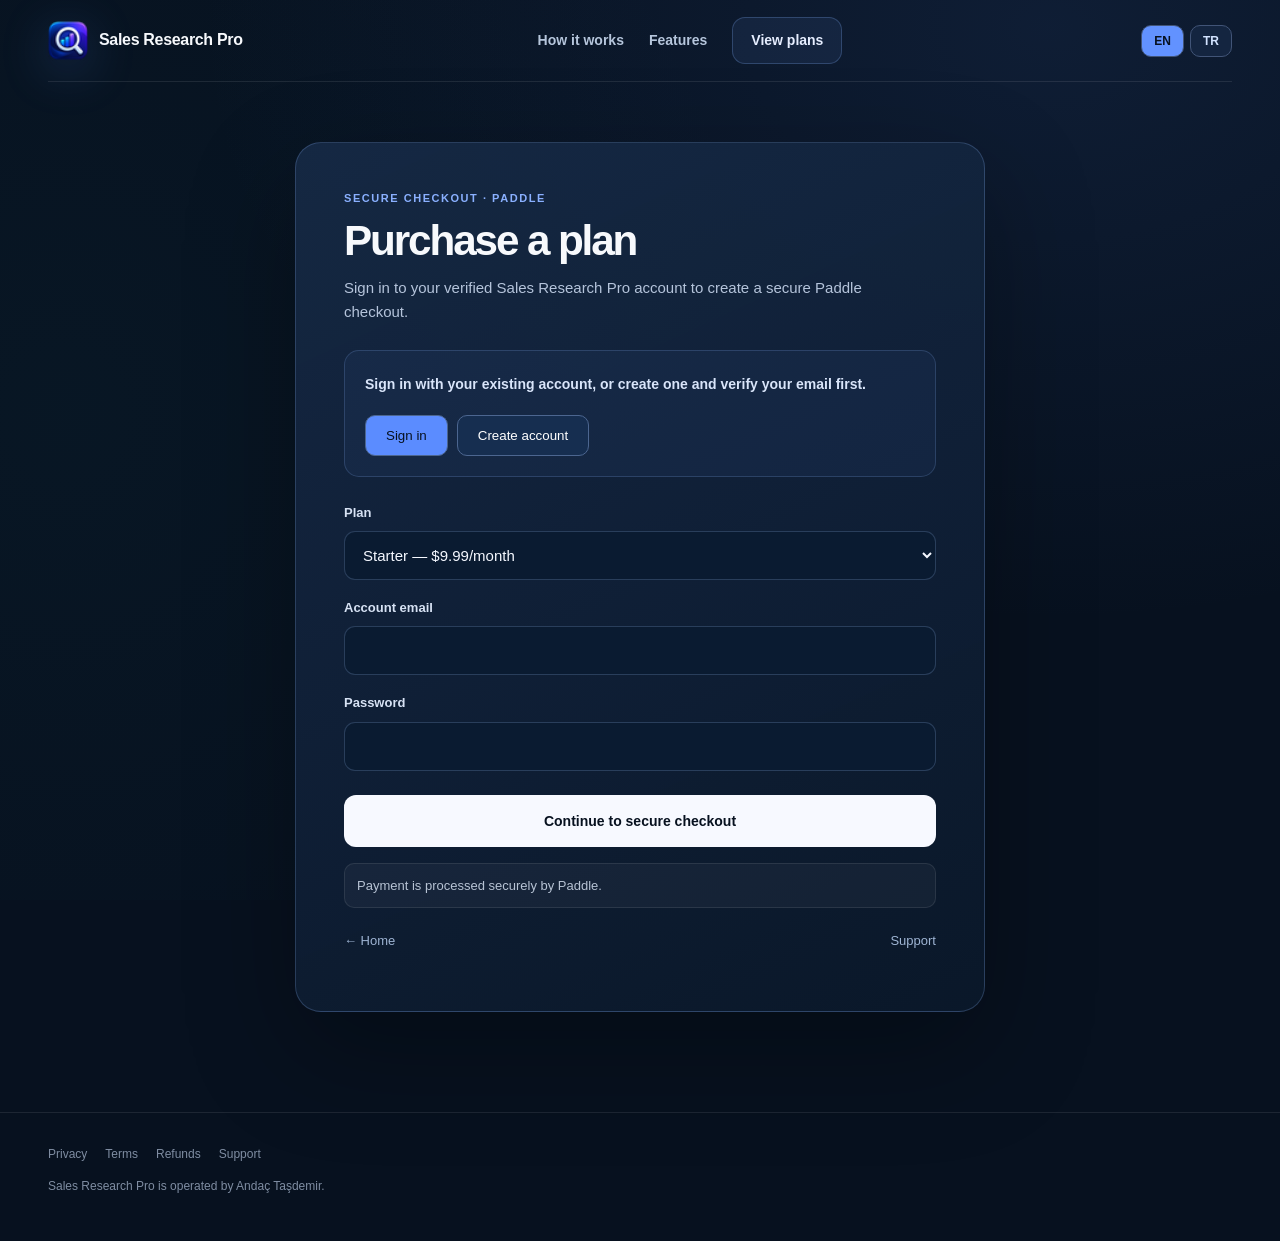
<file: buy/index.html>
<!doctype html><html lang="en"><head><meta charset="utf-8"><meta name="viewport" content="width=device-width,initial-scale=1"><title>Sales Research Pro | Checkout</title><link rel="stylesheet" href="../assets/site.css"><link rel="stylesheet" href="../assets/experience-v2.css"></head><body class="srp-checkout-page"><header class="site-shell"><nav class="site-nav"><a class="brand" href="../"><img class="logo-img" src="../assets/logo.png?v=20261007-final" alt="Sales Research Pro" width="40" height="40"><span>Sales Research Pro</span></a><div class="nav-links"><a href="../how-it-works/">How it works</a><a href="../#features">Features</a><a class="nav-cta" href="../pricing/">View plans</a></div></nav></header><main class="site-shell"><section class="form-card srp-checkout-card"><div class="srp-checkout-kicker">SECURE CHECKOUT · PADDLE</div><h1>Purchase a plan</h1><p class="sub">Sign in to your verified Sales Research Pro account to create a secure Paddle checkout.</p><div class="srp-auth-info"><strong id="auth-explain">Already have an account? Sign in to purchase. New here? Create an account and verify your email first.</strong><div class="srp-checkout-actions"><button type="button" id="mode-login" class="active">Sign in</button><button type="button" id="mode-signup">Create account</button></div></div><form id="checkout-form"><div class="field"><label for="plan">Plan</label><select id="plan" style="width:100%;padding:12px;background:#091727;color:white"><option value="starter">Starter — $9.99/month</option><option value="pro">Pro — $19.99/month</option><option value="business">Business — $39.99/month</option></select></div><div class="field"><label for="email">Account email</label><input id="email" type="email" autocomplete="username" required></div><div class="field"><label for="password">Password</label><input id="password" type="password" autocomplete="current-password" required></div><button class="primary-btn" id="checkout-submit" type="submit">Continue to secure checkout</button></form><div id="checkout-status" class="msg">Payment is processed securely by Paddle.</div><p class="srp-checkout-bottom"><a href="../">← Home</a><a href="mailto:support@salesresearchpro.com">Support</a></p></section></main><footer class="footer"><div class="site-shell"><div class="footer-links"><a href="../privacy/">Privacy</a><a href="../terms/">Terms</a><a href="../refund/">Refunds</a><a href="mailto:support@salesresearchpro.com">Support</a></div><div class="fine">Sales Research Pro is operated by Andaç Taşdemir.</div></div></footer><script src="./checkout.js"></script><script src="../assets/i18n-v3.js" defer></script></body></html>
</file>
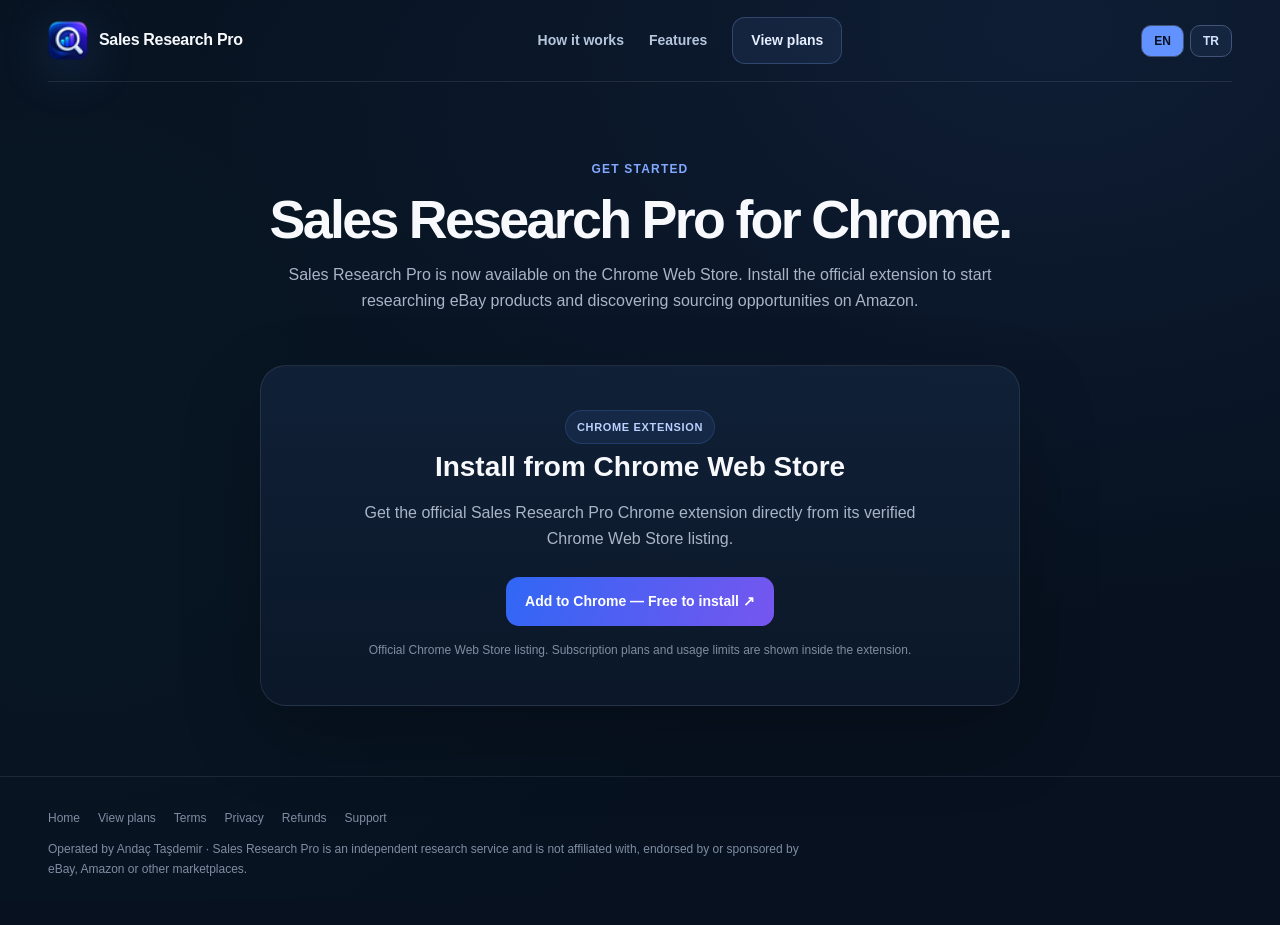
<file: download/index.html>
<!doctype html>
<html lang="en">
<head>
<meta charset="utf-8">
<meta name="viewport" content="width=device-width,initial-scale=1">
<meta name="robots" content="index,follow">
<title>Install Sales Research Pro | Chrome Extension</title>
<meta name="description" content="Install Sales Research Pro directly from its official Chrome Web Store listing.">
<link rel="canonical" href="https://salesresearchpro.com/download/">
<link rel="stylesheet" href="../assets/site.css">
<link rel="icon" type="image/png" href="../assets/logo.png?v=20261007-final"><link rel="shortcut icon" href="../assets/logo.png?v=20261007-final"><link rel="stylesheet" href="../assets/experience-v2.css"></head>
<body>
<header class="site-shell"><nav class="site-nav"><a class="brand" href="../"><img class="logo-img" src="../assets/logo.png?v=20261007-final" alt="Sales Research Pro logo" width="40" height="40" style="width:40px;height:40px;max-width:40px;max-height:40px;object-fit:contain;display:block;flex:0 0 40px"><span>Sales Research Pro</span></a><div class="nav-links"><a href="../#how-it-works">How it works</a><a href="../#features">Features</a><a href="../pricing/">View plans</a></div></nav></header>
<main class="site-shell">
<section class="page-hero"><div class="kicker">Get started</div><h1>Sales Research Pro for Chrome.</h1><p>Sales Research Pro is now available on the Chrome Web Store. Install the official extension to start researching eBay products and discovering sourcing opportunities on Amazon.</p></section>
<section class="download-card">
<span class="pill">Chrome extension</span>
<h2>Install from Chrome Web Store</h2>
<p>Get the official Sales Research Pro Chrome extension directly from its verified Chrome Web Store listing.</p>
<a href="https://chromewebstore.google.com/detail/sales-research-pro/ppbnjhknpgoonehfhilehiefjlchpill" target="_blank" rel="noopener noreferrer" style="display:inline-flex;align-items:center;justify-content:center;padding:13px 19px;border-radius:13px;background:linear-gradient(110deg,#3067f5,#7656ef);color:#fff;font-weight:850;font-size:14px;text-decoration:none">Add to Chrome — Free to install ↗</a>
<div class="notice">Official Chrome Web Store listing. Subscription plans and usage limits are shown inside the extension.</div>
</section>
</main>
<footer class="footer"><div class="site-shell"><div class="footer-links"><a href="../">Home</a><a href="../pricing/">View plans</a><a href="../terms/">Terms</a><a href="../privacy/">Privacy</a><a href="../refund/">Refunds</a><a href="mailto:support@salesresearchpro.com">Support</a></div><div class="fine">Operated by Andaç Taşdemir · Sales Research Pro is an independent research service and is not affiliated with, endorsed by or sponsored by eBay, Amazon or other marketplaces.</div></div></footer>
<script src="../assets/i18n-v3.js" defer></script></body></html>
</file>
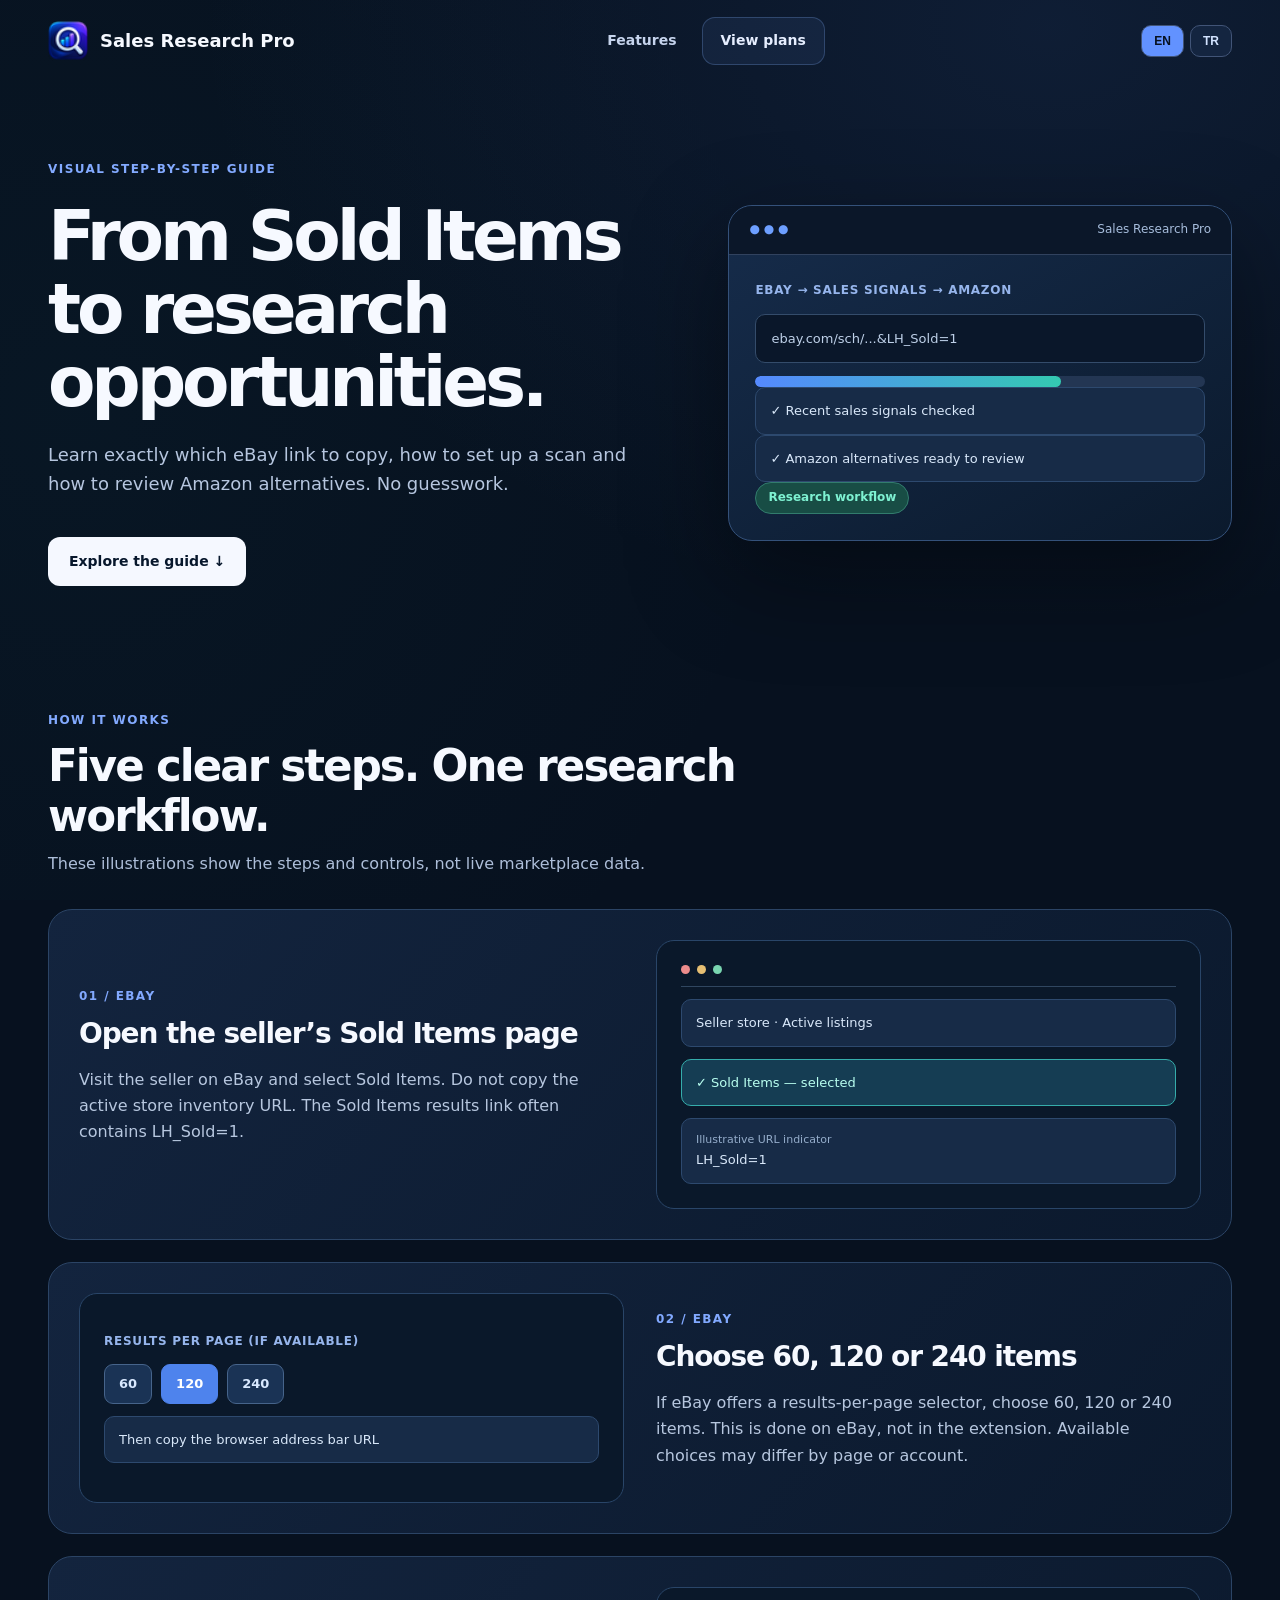
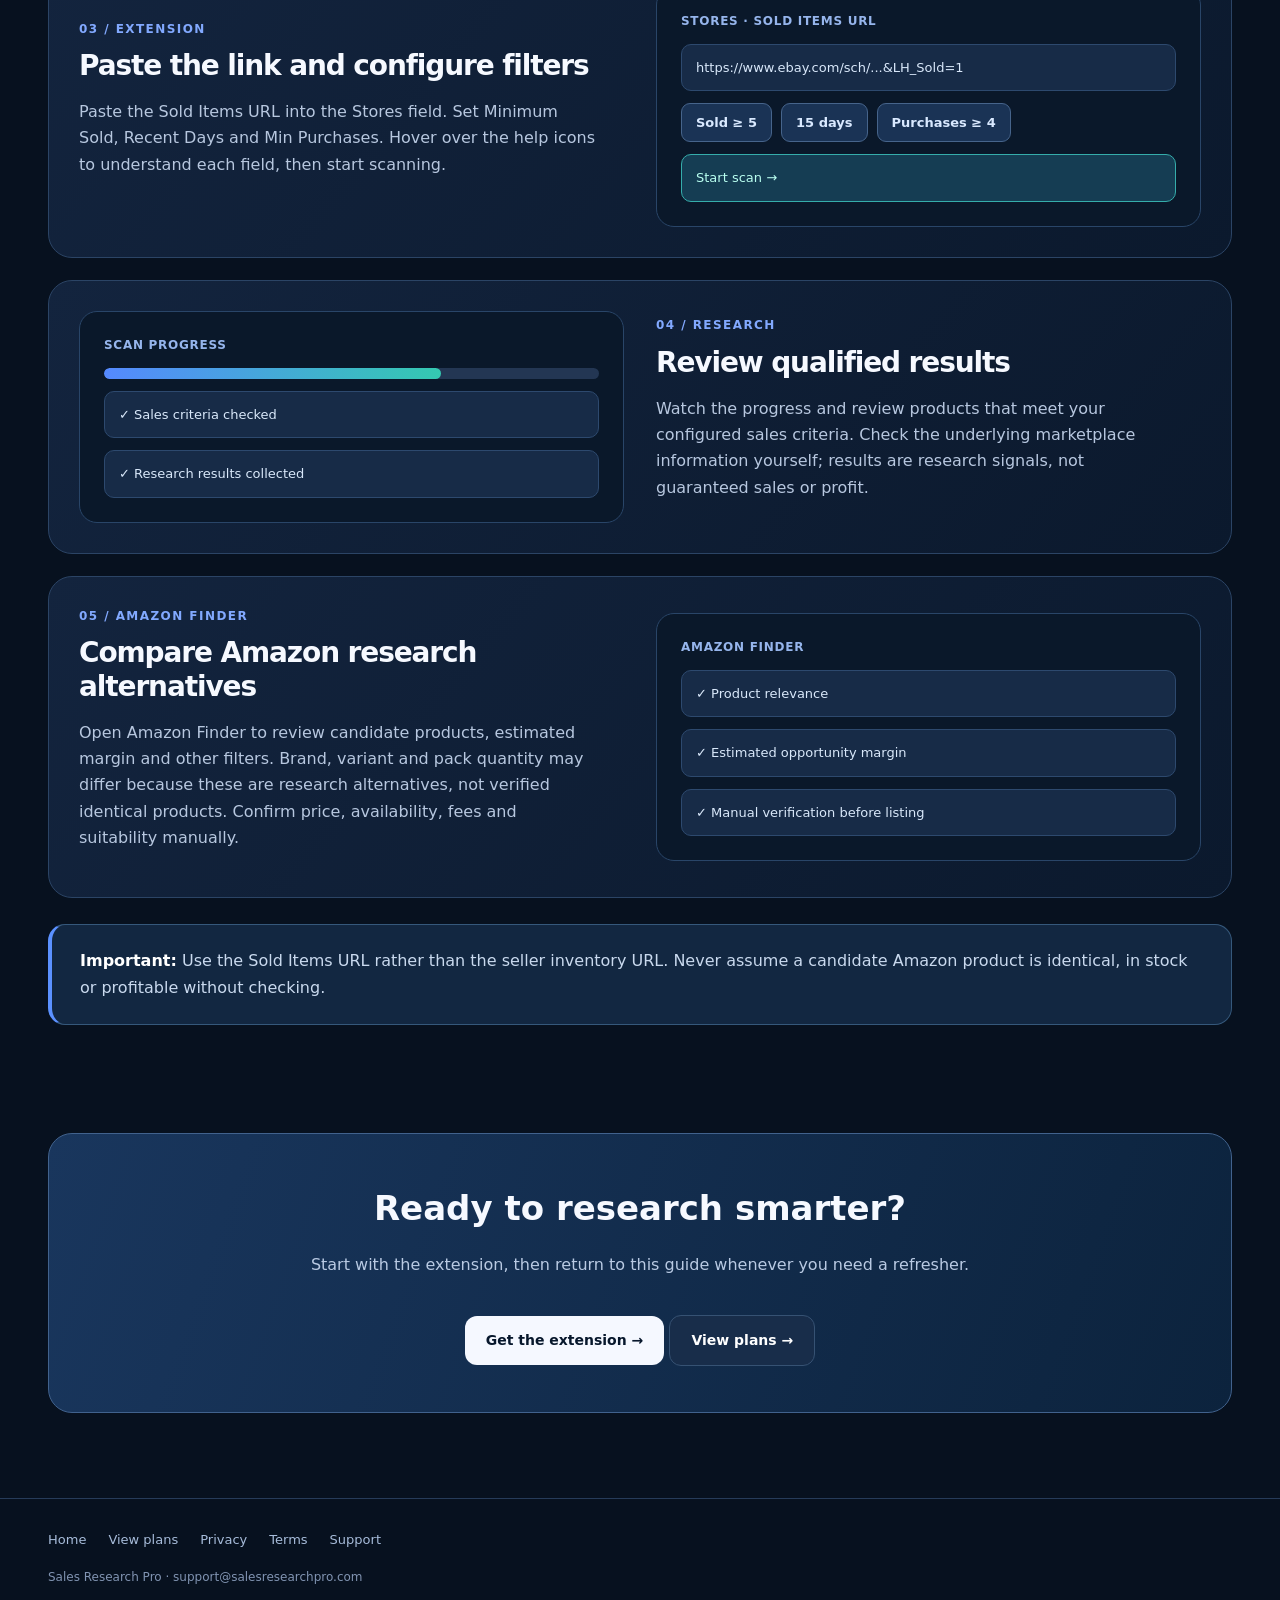
<file: how-it-works/index.html>
<!doctype html><html lang="en"><head><meta charset="utf-8"><meta name="viewport" content="width=device-width,initial-scale=1"><meta name="theme-color" content="#07111f"><title>How to Use — Sales Research Pro</title><meta name="description" content="Visual step-by-step guide to eBay Sold Items research and Amazon opportunity review with Sales Research Pro."><link rel="icon" href="../assets/logo.png"><link rel="stylesheet" href="../assets/experience-v2.css"><style>
*{box-sizing:border-box}html{scroll-behavior:smooth}body{margin:0;background:#07111f;color:#f6f9ff;font:16px/1.65 Inter,system-ui,-apple-system,Segoe UI,sans-serif}a{color:inherit;text-decoration:none}.site-shell{max-width:1240px;margin:auto;padding:0 28px}.site-nav{display:flex;justify-content:space-between;align-items:center;min-height:82px;gap:24px}.brand{display:flex;align-items:center;gap:12px;font-weight:850;font-size:18px}.logo-img{width:40px;height:40px;object-fit:contain}.nav-links{display:flex;align-items:center;gap:24px}.nav-links a{font-size:14px;color:#c6d4ed}.nav-links .nav-cta{border:1px solid #334d72;padding:10px 16px;border-radius:12px}.hero-guide{padding:78px 0 65px;display:grid;grid-template-columns:1.1fr .9fr;align-items:center;gap:65px}.eyebrow{font-size:12px;color:#83aaff;letter-spacing:.12em;font-weight:900}.hero-guide h1{font-size:clamp(42px,5.4vw,72px);line-height:1.06;letter-spacing:-.06em;margin:20px 0}.hero-guide p{color:#b6c6df;font-size:18px;max-width:600px}.button{display:inline-flex;align-items:center;justify-content:center;padding:13px 21px;border-radius:12px;background:#f5f8ff;color:#07172c;font-size:14px;font-weight:850;margin-top:20px}.button.secondary{background:#182d4a;color:#fff;border:1px solid #365273}.demo{background:linear-gradient(150deg,#162c4b,#0b1a2d);border:1px solid #34517a;border-radius:24px;overflow:hidden;box-shadow:0 35px 100px #0006}.demo-head{padding:14px 20px;background:#0b1729;border-bottom:1px solid #31425e;font-size:12px;color:#a7bddc;display:flex;justify-content:space-between}.demo-head span:first-child{color:#6d9fff}.demo-content{padding:26px}.demo-label{font-size:12px;color:#96b5ec;font-weight:800;letter-spacing:.06em}.demo-line{padding:13px 15px;background:#0a172a;border:1px solid #344c6b;border-radius:10px;margin:13px 0;font-size:13px;color:#bed0e8;overflow-wrap:anywhere}.demo-pill{display:inline-flex;background:#184d45;color:#7ef2d2;border:1px solid #327c6d;border-radius:999px;padding:5px 12px;font-size:12px;font-weight:850}.section{padding:60px 0}.section-head{max-width:800px;margin-bottom:32px}.section-head h2{font-size:clamp(30px,3.4vw,44px);letter-spacing:-.045em;line-height:1.15;margin:10px 0}.section-head p{color:#adbed9;margin:0}.steps{display:grid;gap:22px}.step{display:grid;grid-template-columns:1fr 1fr;gap:32px;align-items:center;padding:30px;background:linear-gradient(130deg,#13243e,#0b192d);border:1px solid #2b4465;border-radius:24px}.step:nth-child(even) .step-visual{order:-1}.step-num{font-size:12px;font-weight:900;color:#82a9ff;letter-spacing:.12em}.step h3{font-size:28px;letter-spacing:-.04em;line-height:1.2;margin:10px 0}.step p{color:#b7c7df;max-width:520px}.step-visual{background:#0a182a;border:1px solid #294568;border-radius:18px;padding:24px;min-height:210px;display:flex;flex-direction:column;justify-content:center;gap:12px}.browser{display:flex;gap:7px;border-bottom:1px solid #304660;padding-bottom:12px}.browser i{width:9px;height:9px;background:#607d9e;border-radius:50%}.browser i:first-child{background:#ed8c8c}.browser i:nth-child(2){background:#e6bf73}.browser i:nth-child(3){background:#79d5b0}.mock-row{background:#172b47;border:1px solid #2d496e;border-radius:10px;padding:12px 14px;font-size:13px;color:#d9e8fa}.mock-row.active{background:#153d53;border-color:#35adab;color:#b9fff0}.mock-row .small{display:block;font-size:11px;color:#95adcb}.mock-buttons{display:flex;gap:9px;flex-wrap:wrap}.mock-chip{border:1px solid #46648b;background:#1a3355;color:#d9e9ff;border-radius:9px;padding:8px 14px;font-weight:800;font-size:13px}.mock-chip.active{background:#4e83ed;border-color:#4e83ed;color:#fff}.mock-progress{height:11px;background:#233653;border-radius:30px;overflow:hidden}.mock-progress:before{content:"";display:block;width:68%;height:100%;background:linear-gradient(90deg,#5589ff,#34c9b1);border-radius:30px}.notice{padding:23px 28px;background:#122741;border:1px solid #35587b;border-left:4px solid #5b91ff;border-radius:17px;color:#c9d9ee;margin-top:26px}.notice strong{color:#fff}.cta{padding:46px;background:linear-gradient(110deg,#19365d,#0c233d);border:1px solid #41628d;border-radius:24px;text-align:center;margin:48px 0 85px}.cta h2{font-size:34px;margin:0}.cta p{color:#b9cae3}.footer{border-top:1px solid #263b59;padding:30px 0 45px}.footer-links{display:flex;gap:22px;flex-wrap:wrap;font-size:13px;color:#a7bcda}.fine{font-size:12px;color:#8194b2;margin-top:18px}@media(max-width:850px){.hero-guide,.step{grid-template-columns:1fr}.step:nth-child(even) .step-visual{order:initial}.hero-guide{padding:45px 0;gap:30px}.nav-links{gap:10px;flex-wrap:wrap}.nav-links a:not(.nav-cta){display:none}.step{padding:20px}.step-visual{min-height:180px}.section{padding:36px 0}.cta{padding:28px}.site-shell{padding:0 18px}}</style></head><body>
<header class="site-shell"><nav class="site-nav"><a class="brand" href="../"><img class="logo-img" src="../assets/logo.png" alt=""><span>Sales Research Pro</span></a><div class="nav-links"><a href="../#features" data-srp-en="Features" data-srp-tr="Özellikler">Features</a><a href="../pricing/" class="nav-cta" data-srp-en="View plans" data-srp-tr="Paketleri gör">View plans</a></div></nav></header>
<main class="site-shell"><section class="hero-guide"><div><div class="eyebrow" data-srp-en="VISUAL STEP-BY-STEP GUIDE" data-srp-tr="GÖRSELLİ ADIM ADIM REHBER">VISUAL STEP-BY-STEP GUIDE</div><h1 data-srp-en="From Sold Items to research opportunities." data-srp-tr="Satılan ürünlerden araştırma fırsatlarına.">From Sold Items to research opportunities.</h1><p data-srp-en="Learn exactly which eBay link to copy, how to set up a scan and how to review Amazon alternatives. No guesswork." data-srp-tr="Hangi eBay bağlantısını kopyalayacağınızı, taramayı nasıl başlatacağınızı ve Amazon alternatiflerini nasıl değerlendireceğinizi adım adım öğrenin.">Learn exactly which eBay link to copy, how to set up a scan and how to review Amazon alternatives. No guesswork.</p><a href="#steps" class="button" data-srp-en="Explore the guide ↓" data-srp-tr="Rehberi incele ↓">Explore the guide ↓</a></div><div class="demo" aria-label="Illustrative research workflow"><div class="demo-head"><span>● ● ●</span><span>Sales Research Pro</span></div><div class="demo-content"><div class="demo-label">EBAY → SALES SIGNALS → AMAZON</div><div class="demo-line">ebay.com/sch/...&amp;LH_Sold=1</div><div class="mock-progress"></div><div class="mock-row">✓ <span data-srp-en="Recent sales signals checked" data-srp-tr="Yakın dönem satışları kontrol edildi">Recent sales signals checked</span></div><div class="mock-row">✓ <span data-srp-en="Amazon alternatives ready to review" data-srp-tr="Amazon alternatifleri incelemeye hazır">Amazon alternatives ready to review</span></div><span class="demo-pill" data-srp-en="Research workflow" data-srp-tr="Araştırma süreci">Research workflow</span></div></div></section>
<section class="section" id="steps"><div class="section-head"><div class="eyebrow" data-srp-en="HOW IT WORKS" data-srp-tr="NASIL ÇALIŞIR?">HOW IT WORKS</div><h2 data-srp-en="Five clear steps. One research workflow." data-srp-tr="Beş net adım. Tek bir araştırma akışı.">Five clear steps. One research workflow.</h2><p data-srp-en="These illustrations show the steps and controls, not live marketplace data." data-srp-tr="Bu görseller canlı pazar yeri verilerini değil, kullanım adımlarını ve kontrolleri gösterir.">These illustrations show the steps and controls, not live marketplace data.</p></div>
<div class="steps">
<article class="step"><div><div class="step-num">01 / EBAY</div><h3 data-srp-en="Open the seller’s Sold Items page" data-srp-tr="Satıcının Satılanlar sayfasını açın">Open the seller’s Sold Items page</h3><p data-srp-en="Visit the seller on eBay and select Sold Items. Do not copy the active store inventory URL. The Sold Items results link often contains LH_Sold=1." data-srp-tr="eBay'de satıcının mağazasını açın ve Satılanlar (Sold Items) filtresini seçin. Aktif mağaza envanteri bağlantısını kopyalamayın. Satılanlar bağlantısında genellikle LH_Sold=1 bulunur.">Visit the seller on eBay and select Sold Items. Do not copy the active store inventory URL. The Sold Items results link often contains LH_Sold=1.</p></div><div class="step-visual"><div class="browser"><i></i><i></i><i></i></div><div class="mock-row" data-srp-en="Seller store · Active listings" data-srp-tr="Satıcı mağazası · Aktif ilanlar">Seller store · Active listings</div><div class="mock-row active">✓ <span data-srp-en="Sold Items — selected" data-srp-tr="Satılanlar — seçili">Sold Items — selected</span></div><div class="mock-row"><span class="small" data-srp-en="Illustrative URL indicator" data-srp-tr="Örnek bağlantı göstergesi">Illustrative URL indicator</span>LH_Sold=1</div></div></article>
<article class="step"><div><div class="step-num">02 / EBAY</div><h3 data-srp-en="Choose 60, 120 or 240 items" data-srp-tr="60, 120 veya 240 ürün seçin">Choose 60, 120 or 240 items</h3><p data-srp-en="If eBay offers a results-per-page selector, choose 60, 120 or 240 items. This is done on eBay, not in the extension. Available choices may differ by page or account." data-srp-tr="eBay sayfasında sayfa başına sonuç seçeneği varsa 60, 120 veya 240 ürün seçin. Bu işlem eklentide değil eBay'de yapılır. Seçenekler sayfaya veya hesaba göre değişebilir.">If eBay offers a results-per-page selector, choose 60, 120 or 240 items. This is done on eBay, not in the extension. Available choices may differ by page or account.</p></div><div class="step-visual"><div class="demo-label" data-srp-en="RESULTS PER PAGE (IF AVAILABLE)" data-srp-tr="SAYFA BAŞINA SONUÇ (VARSA)">RESULTS PER PAGE (IF AVAILABLE)</div><div class="mock-buttons"><span class="mock-chip">60</span><span class="mock-chip active">120</span><span class="mock-chip">240</span></div><div class="mock-row" data-srp-en="Then copy the browser address bar URL" data-srp-tr="Ardından tarayıcının adres çubuğundaki bağlantıyı kopyalayın">Then copy the browser address bar URL</div></div></article>
<article class="step"><div><div class="step-num">03 / EXTENSION</div><h3 data-srp-en="Paste the link and configure filters" data-srp-tr="Bağlantıyı yapıştırın ve filtreleri ayarlayın">Paste the link and configure filters</h3><p data-srp-en="Paste the Sold Items URL into the Stores field. Set Minimum Sold, Recent Days and Min Purchases. Hover over the help icons to understand each field, then start scanning." data-srp-tr="Satılanlar bağlantısını Mağazalar alanına yapıştırın. Minimum Satış, Son Günler ve Minimum Satın Alma filtrelerini ayarlayın. Her alanın açıklaması için yardım simgesinin üzerine gelin ve taramayı başlatın.">Paste the Sold Items URL into the Stores field. Set Minimum Sold, Recent Days and Min Purchases. Hover over the help icons to understand each field, then start scanning.</p></div><div class="step-visual"><div class="demo-label" data-srp-en="STORES · SOLD ITEMS URL" data-srp-tr="MAĞAZALAR · SATILANLAR BAĞLANTISI">STORES · SOLD ITEMS URL</div><div class="mock-row">https://www.ebay.com/sch/...&amp;LH_Sold=1</div><div class="mock-buttons"><span class="mock-chip">Sold ≥ 5</span><span class="mock-chip">15 days</span><span class="mock-chip">Purchases ≥ 4</span></div><div class="mock-row active" data-srp-en="Start scan →" data-srp-tr="Taramayı başlat →">Start scan →</div></div></article>
<article class="step"><div><div class="step-num">04 / RESEARCH</div><h3 data-srp-en="Review qualified results" data-srp-tr="Uygun bulunan sonuçları inceleyin">Review qualified results</h3><p data-srp-en="Watch the progress and review products that meet your configured sales criteria. Check the underlying marketplace information yourself; results are research signals, not guaranteed sales or profit." data-srp-tr="İlerlemeyi takip edin ve belirlediğiniz satış kriterlerini karşılayan ürünleri inceleyin. Pazar yeri bilgilerini kendiniz doğrulayın; sonuçlar garantili satış veya kâr değil, araştırma sinyalidir.">Watch the progress and review products that meet your configured sales criteria. Check the underlying marketplace information yourself; results are research signals, not guaranteed sales or profit.</p></div><div class="step-visual"><div class="demo-label" data-srp-en="SCAN PROGRESS" data-srp-tr="TARAMA İLERLEMESİ">SCAN PROGRESS</div><div class="mock-progress"></div><div class="mock-row">✓ <span data-srp-en="Sales criteria checked" data-srp-tr="Satış kriterleri kontrol edildi">Sales criteria checked</span></div><div class="mock-row">✓ <span data-srp-en="Research results collected" data-srp-tr="Araştırma sonuçları toplandı">Research results collected</span></div></div></article>
<article class="step"><div><div class="step-num">05 / AMAZON FINDER</div><h3 data-srp-en="Compare Amazon research alternatives" data-srp-tr="Amazon araştırma alternatiflerini karşılaştırın">Compare Amazon research alternatives</h3><p data-srp-en="Open Amazon Finder to review candidate products, estimated margin and other filters. Brand, variant and pack quantity may differ because these are research alternatives, not verified identical products. Confirm price, availability, fees and suitability manually." data-srp-tr="Amazon Finder ile aday ürünleri, tahmini kâr oranını ve diğer filtreleri inceleyin. Bunlar birebir doğrulanmış ürünler değil araştırma alternatifleri olduğundan marka, varyant veya paket adedi farklı olabilir. Fiyatı, stok durumunu, ücretleri ve uygunluğu manuel doğrulayın.">Open Amazon Finder to review candidate products, estimated margin and other filters. Brand, variant and pack quantity may differ because these are research alternatives, not verified identical products. Confirm price, availability, fees and suitability manually.</p></div><div class="step-visual"><div class="demo-label">AMAZON FINDER</div><div class="mock-row">✓ <span data-srp-en="Product relevance" data-srp-tr="Ürün ilgisi">Product relevance</span></div><div class="mock-row">✓ <span data-srp-en="Estimated opportunity margin" data-srp-tr="Tahmini fırsat kâr oranı">Estimated opportunity margin</span></div><div class="mock-row">✓ <span data-srp-en="Manual verification before listing" data-srp-tr="Listelemeden önce manuel doğrulama">Manual verification before listing</span></div></div></article>
</div><div class="notice"><strong data-srp-en="Important:" data-srp-tr="Önemli:">Important:</strong> <span data-srp-en="Use the Sold Items URL rather than the seller inventory URL. Never assume a candidate Amazon product is identical, in stock or profitable without checking." data-srp-tr="Satıcının envanter bağlantısını değil Satılanlar bağlantısını kullanın. Amazon adayının birebir aynı ürün olduğunu, stokta bulunduğunu veya kârlı olduğunu kontrol etmeden varsaymayın.">Use the Sold Items URL rather than the seller inventory URL. Never assume a candidate Amazon product is identical, in stock or profitable without checking.</span></div></section>
<section class="cta"><h2 data-srp-en="Ready to research smarter?" data-srp-tr="Daha verimli araştırmaya hazır mısınız?">Ready to research smarter?</h2><p data-srp-en="Start with the extension, then return to this guide whenever you need a refresher." data-srp-tr="Eklentiyle başlayın; ihtiyaç duyduğunuzda bu rehbere tekrar dönebilirsiniz.">Start with the extension, then return to this guide whenever you need a refresher.</p><a class="button" href="../download/" data-srp-en="Get the extension →" data-srp-tr="Eklentiyi edin →">Get the extension →</a> <a class="button secondary" href="../pricing/" data-srp-en="View plans →" data-srp-tr="Paketleri gör →">View plans →</a></section></main>
<footer class="footer"><div class="site-shell"><div class="footer-links"><a href="../" data-srp-en="Home" data-srp-tr="Ana sayfa">Home</a><a href="../pricing/" data-srp-en="View plans" data-srp-tr="Paketleri gör">View plans</a><a href="../privacy/" data-srp-en="Privacy" data-srp-tr="Gizlilik">Privacy</a><a href="../terms/" data-srp-en="Terms" data-srp-tr="Koşullar">Terms</a><a href="mailto:support@salesresearchpro.com" data-srp-en="Support" data-srp-tr="Destek">Support</a></div><div class="fine">Sales Research Pro · support@salesresearchpro.com</div></div></footer><script src="../assets/i18n-v3.js" defer></script></body></html>
</file>
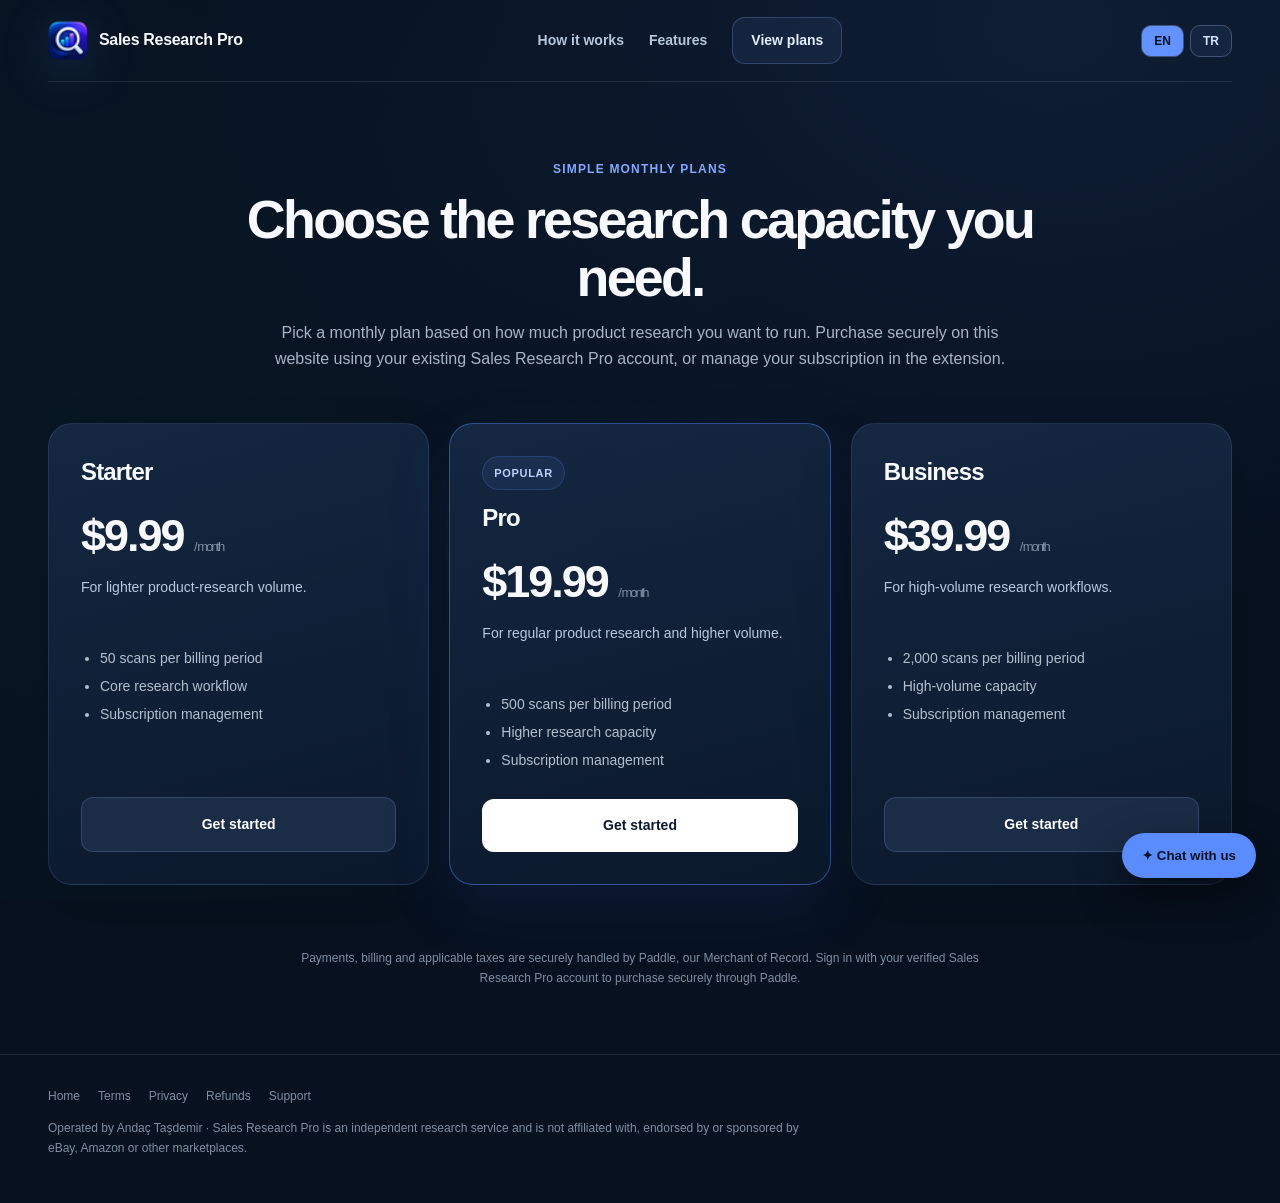
<file: pricing/index.html>
<!doctype html><html lang="en"><head><meta charset="utf-8"><meta name="viewport" content="width=device-width,initial-scale=1"><title>Pricing | Sales Research Pro</title><meta name="description" content="Choose the Sales Research Pro plan that fits your product research volume."><link rel="stylesheet" href="../assets/site.css"><link rel="icon" type="image/png" href="../assets/logo.png?v=20261007-final"><link rel="shortcut icon" href="../assets/logo.png?v=20261007-final"><link rel="stylesheet" href="../assets/experience-v2.css"></head><body><header class="site-shell"><nav class="site-nav"><a class="brand" href="../"><img class="logo-img" src="../assets/logo.png?v=20261007-final" alt="Sales Research Pro logo" width="40" height="40" style="width:40px;height:40px;max-width:40px;max-height:40px;object-fit:contain;display:block;flex:0 0 40px"><span>Sales Research Pro</span></a><div class="nav-links"><a href="../#how-it-works">How it works</a><a href="../#features">Features</a><a href="../pricing/">View plans</a></div></nav></header><main class="site-shell"><section class="page-hero"><div class="kicker">Simple monthly plans</div><h1>Choose the research capacity you need.</h1><p>Pick a monthly plan based on how much product research you want to run. Purchase securely on this website using your existing Sales Research Pro account, or manage your subscription in the extension.</p></section><section style="display:grid;grid-template-columns:repeat(3,1fr);gap:16px;padding-bottom:30px" class="plans"><article class="content-card" style="margin:0;padding:30px"><h2>Starter</h2><div style="font-size:42px;font-weight:900;letter-spacing:-.045em;margin:11px 0 2px">$9.99 <span style="font-size:13px;color:var(--muted2);font-weight:500">/ month</span></div><p>For lighter product-research volume.</p><ul><li>50 scans per billing period</li><li>Core research workflow</li><li>Subscription management</li></ul><a href="../buy/?plan=starter" style="display:block;text-align:center;margin-top:23px;padding:12px 15px;border-radius:12px;background:rgba(255,255,255,.06);border:1px solid var(--line);font-weight:850;font-size:13px">Get started</a></article><article class="content-card" style="margin:0;padding:30px;border-color:rgba(91,140,255,.45);box-shadow:0 24px 65px rgba(40,80,180,.14)"><div class="pill" style="margin-bottom:12px">Popular</div><h2>Pro</h2><div style="font-size:42px;font-weight:900;letter-spacing:-.045em;margin:11px 0 2px">$19.99 <span style="font-size:13px;color:var(--muted2);font-weight:500">/ month</span></div><p>For regular product research and higher volume.</p><ul><li>500 scans per billing period</li><li>Higher research capacity</li><li>Subscription management</li></ul><a href="../buy/?plan=pro" style="display:block;text-align:center;margin-top:23px;padding:12px 15px;border-radius:12px;background:#fff;color:#07111f;font-weight:850;font-size:13px">Get started</a></article><article class="content-card" style="margin:0;padding:30px"><h2>Business</h2><div style="font-size:42px;font-weight:900;letter-spacing:-.045em;margin:11px 0 2px">$39.99 <span style="font-size:13px;color:var(--muted2);font-weight:500">/ month</span></div><p>For high-volume research workflows.</p><ul><li>2,000 scans per billing period</li><li>High-volume capacity</li><li>Subscription management</li></ul><a href="../buy/?plan=business" style="display:block;text-align:center;margin-top:23px;padding:12px 15px;border-radius:12px;background:rgba(255,255,255,.06);border:1px solid var(--line);font-weight:850;font-size:13px">Get started</a></article></section><p style="text-align:center;color:var(--muted2);font-size:12px;margin:0 auto 65px;max-width:720px">Payments, billing and applicable taxes are securely handled by Paddle, our Merchant of Record. Sign in with your verified Sales Research Pro account to purchase securely through Paddle.</p></main><footer class="footer"><div class="site-shell"><div class="footer-links"><a href="../">Home</a><a href="../terms/">Terms</a><a href="../privacy/">Privacy</a><a href="../refund/">Refunds</a><a href="mailto:support@salesresearchpro.com">Support</a></div><div class="fine">Operated by Andaç Taşdemir · Sales Research Pro is an independent research service and is not affiliated with, endorsed by or sponsored by eBay, Amazon or other marketplaces.</div></div></footer><style>@media(max-width:760px){.plans{grid-template-columns:1fr!important}}</style><script src="../assets/support-chat.js" defer></script><script src="../assets/i18n-v3.js" defer></script></body></html>
</file>
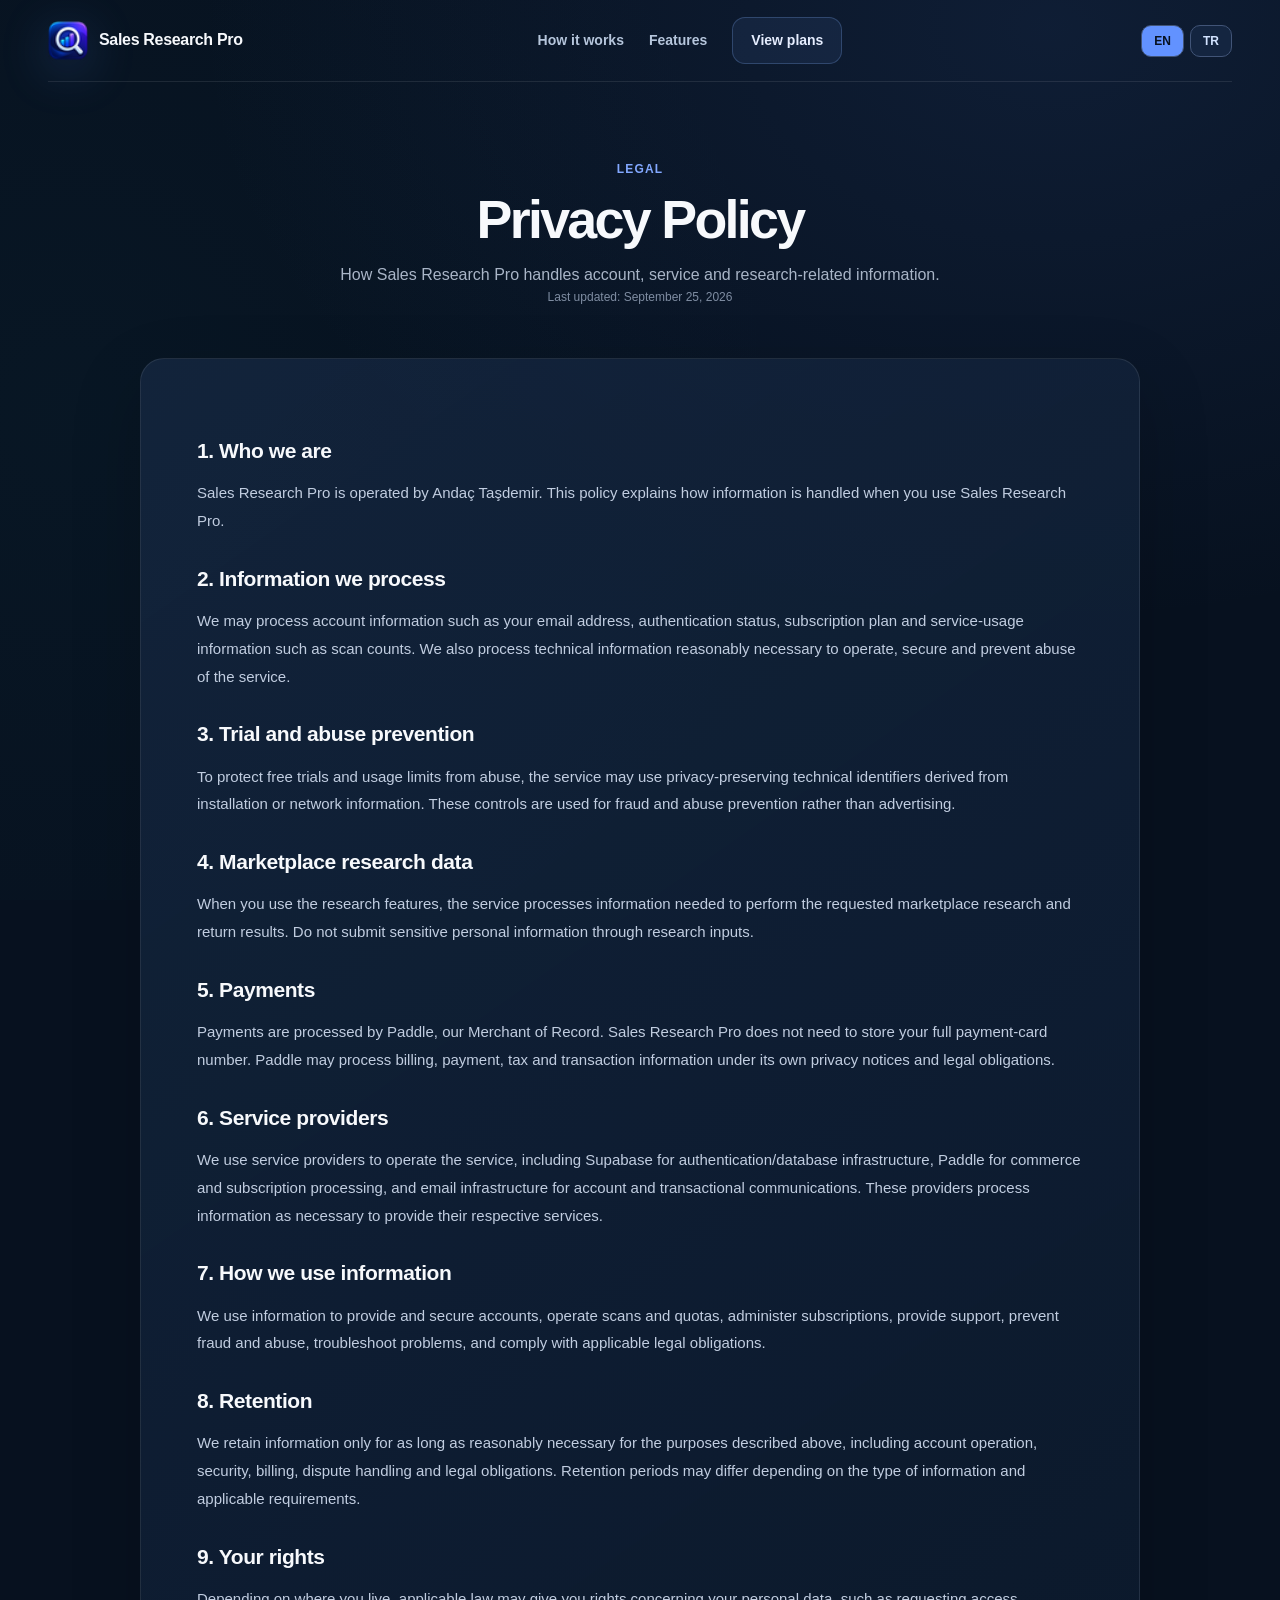
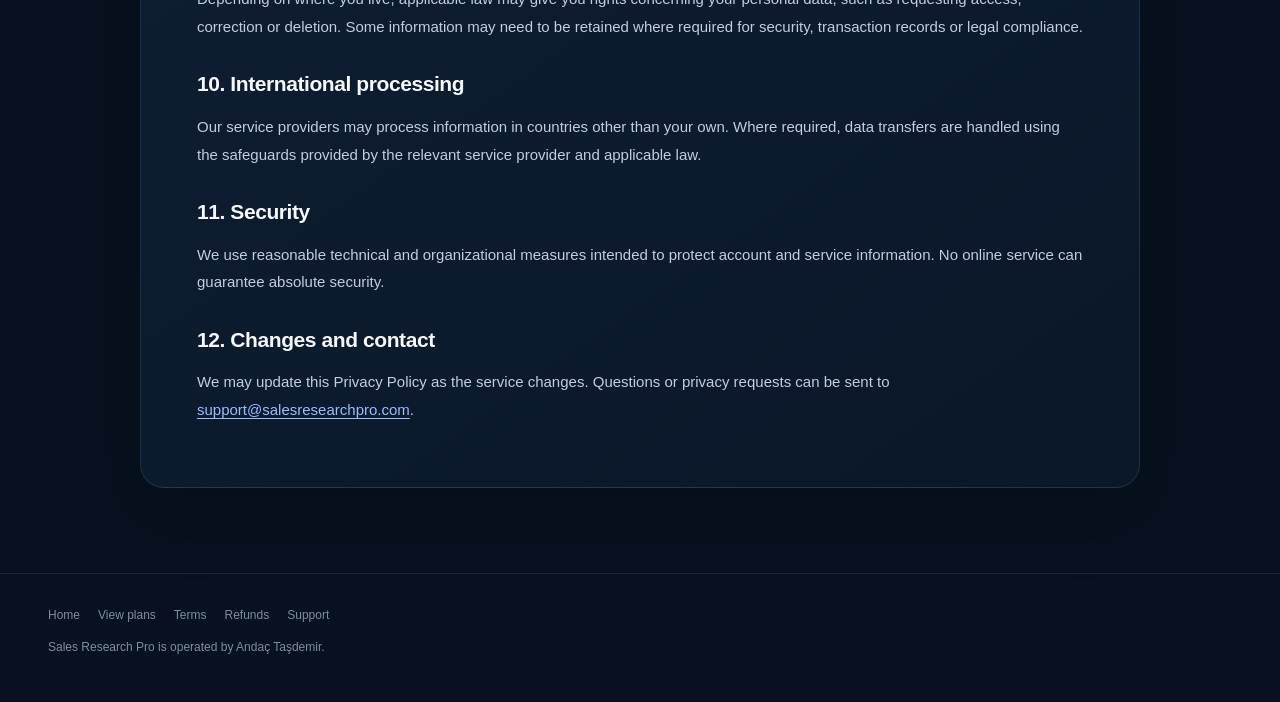
<file: privacy/index.html>
<!doctype html><html lang="en"><head><meta charset="utf-8"><meta name="viewport" content="width=device-width,initial-scale=1"><title>Privacy Policy | Sales Research Pro</title><link rel="stylesheet" href="../assets/site.css"><link rel="icon" type="image/png" href="../assets/logo.png?v=20261007-final"><link rel="shortcut icon" href="../assets/logo.png?v=20261007-final"><link rel="stylesheet" href="../assets/experience-v2.css"></head><body><header class="site-shell"><nav class="site-nav"><a class="brand" href="../"><img class="logo-img" src="../assets/logo.png?v=20261007-final" alt="Sales Research Pro logo" width="40" height="40" style="width:40px;height:40px;max-width:40px;max-height:40px;object-fit:contain;display:block;flex:0 0 40px"><span>Sales Research Pro</span></a><div class="nav-links"><a href="../#how-it-works">How it works</a><a href="../#features">Features</a><a href="../pricing/">View plans</a></div></nav></header><main class="site-shell"><section class="page-hero"><div class="kicker">Legal</div><h1>Privacy Policy</h1><p>How Sales Research Pro handles account, service and research-related information.</p><div class="meta">Last updated: September 25, 2026</div></section><article class="content-card"><h2>1. Who we are</h2><p>Sales Research Pro is operated by Andaç Taşdemir. This policy explains how information is handled when you use Sales Research Pro.</p><h2>2. Information we process</h2><p>We may process account information such as your email address, authentication status, subscription plan and service-usage information such as scan counts. We also process technical information reasonably necessary to operate, secure and prevent abuse of the service.</p><h2>3. Trial and abuse prevention</h2><p>To protect free trials and usage limits from abuse, the service may use privacy-preserving technical identifiers derived from installation or network information. These controls are used for fraud and abuse prevention rather than advertising.</p><h2>4. Marketplace research data</h2><p>When you use the research features, the service processes information needed to perform the requested marketplace research and return results. Do not submit sensitive personal information through research inputs.</p><h2>5. Payments</h2><p>Payments are processed by Paddle, our Merchant of Record. Sales Research Pro does not need to store your full payment-card number. Paddle may process billing, payment, tax and transaction information under its own privacy notices and legal obligations.</p><h2>6. Service providers</h2><p>We use service providers to operate the service, including Supabase for authentication/database infrastructure, Paddle for commerce and subscription processing, and email infrastructure for account and transactional communications. These providers process information as necessary to provide their respective services.</p><h2>7. How we use information</h2><p>We use information to provide and secure accounts, operate scans and quotas, administer subscriptions, provide support, prevent fraud and abuse, troubleshoot problems, and comply with applicable legal obligations.</p><h2>8. Retention</h2><p>We retain information only for as long as reasonably necessary for the purposes described above, including account operation, security, billing, dispute handling and legal obligations. Retention periods may differ depending on the type of information and applicable requirements.</p><h2>9. Your rights</h2><p>Depending on where you live, applicable law may give you rights concerning your personal data, such as requesting access, correction or deletion. Some information may need to be retained where required for security, transaction records or legal compliance.</p><h2>10. International processing</h2><p>Our service providers may process information in countries other than your own. Where required, data transfers are handled using the safeguards provided by the relevant service provider and applicable law.</p><h2>11. Security</h2><p>We use reasonable technical and organizational measures intended to protect account and service information. No online service can guarantee absolute security.</p><h2>12. Changes and contact</h2><p>We may update this Privacy Policy as the service changes. Questions or privacy requests can be sent to <a href="mailto:support@salesresearchpro.com">support@salesresearchpro.com</a>.</p></article></main><footer class="footer"><div class="site-shell"><div class="footer-links"><a href="../">Home</a><a href="../pricing/">View plans</a><a href="../terms/">Terms</a><a href="../refund/">Refunds</a><a href="mailto:support@salesresearchpro.com">Support</a></div><div class="fine">Sales Research Pro is operated by Andaç Taşdemir.</div></div></footer><script src="../assets/i18n-v3.js" defer></script></body></html>
</file>
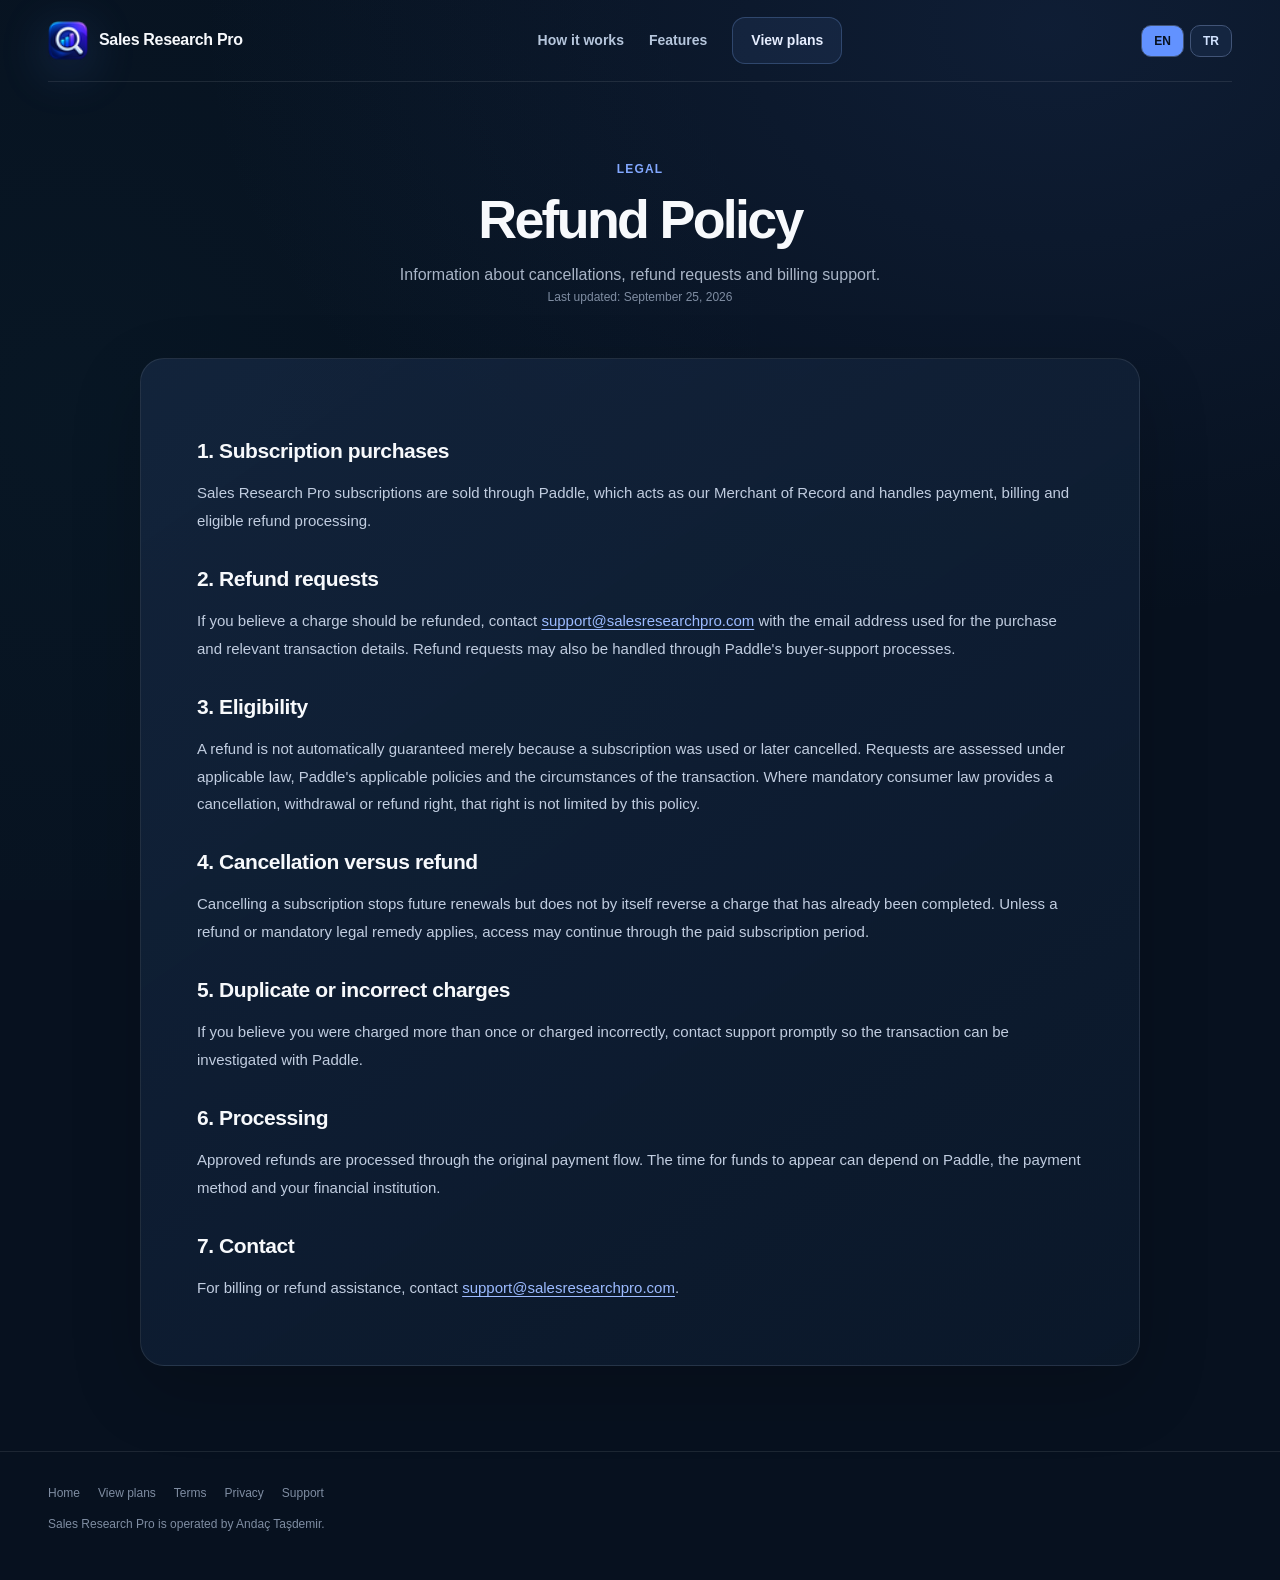
<file: refund/index.html>
<!doctype html><html lang="en"><head><meta charset="utf-8"><meta name="viewport" content="width=device-width,initial-scale=1"><title>Refund Policy | Sales Research Pro</title><link rel="stylesheet" href="../assets/site.css"><link rel="icon" type="image/png" href="../assets/logo.png?v=20261007-final"><link rel="shortcut icon" href="../assets/logo.png?v=20261007-final"><link rel="stylesheet" href="../assets/experience-v2.css"></head><body><header class="site-shell"><nav class="site-nav"><a class="brand" href="../"><img class="logo-img" src="../assets/logo.png?v=20261007-final" alt="Sales Research Pro logo" width="40" height="40" style="width:40px;height:40px;max-width:40px;max-height:40px;object-fit:contain;display:block;flex:0 0 40px"><span>Sales Research Pro</span></a><div class="nav-links"><a href="../#how-it-works">How it works</a><a href="../#features">Features</a><a href="../pricing/">View plans</a></div></nav></header><main class="site-shell"><section class="page-hero"><div class="kicker">Legal</div><h1>Refund Policy</h1><p>Information about cancellations, refund requests and billing support.</p><div class="meta">Last updated: September 25, 2026</div></section><article class="content-card"><h2>1. Subscription purchases</h2><p>Sales Research Pro subscriptions are sold through Paddle, which acts as our Merchant of Record and handles payment, billing and eligible refund processing.</p><h2>2. Refund requests</h2><p>If you believe a charge should be refunded, contact <a href="mailto:support@salesresearchpro.com">support@salesresearchpro.com</a> with the email address used for the purchase and relevant transaction details. Refund requests may also be handled through Paddle's buyer-support processes.</p><h2>3. Eligibility</h2><p>A refund is not automatically guaranteed merely because a subscription was used or later cancelled. Requests are assessed under applicable law, Paddle's applicable policies and the circumstances of the transaction. Where mandatory consumer law provides a cancellation, withdrawal or refund right, that right is not limited by this policy.</p><h2>4. Cancellation versus refund</h2><p>Cancelling a subscription stops future renewals but does not by itself reverse a charge that has already been completed. Unless a refund or mandatory legal remedy applies, access may continue through the paid subscription period.</p><h2>5. Duplicate or incorrect charges</h2><p>If you believe you were charged more than once or charged incorrectly, contact support promptly so the transaction can be investigated with Paddle.</p><h2>6. Processing</h2><p>Approved refunds are processed through the original payment flow. The time for funds to appear can depend on Paddle, the payment method and your financial institution.</p><h2>7. Contact</h2><p>For billing or refund assistance, contact <a href="mailto:support@salesresearchpro.com">support@salesresearchpro.com</a>.</p></article></main><footer class="footer"><div class="site-shell"><div class="footer-links"><a href="../">Home</a><a href="../pricing/">View plans</a><a href="../terms/">Terms</a><a href="../privacy/">Privacy</a><a href="mailto:support@salesresearchpro.com">Support</a></div><div class="fine">Sales Research Pro is operated by Andaç Taşdemir.</div></div></footer><script src="../assets/i18n-v3.js" defer></script></body></html>
</file>
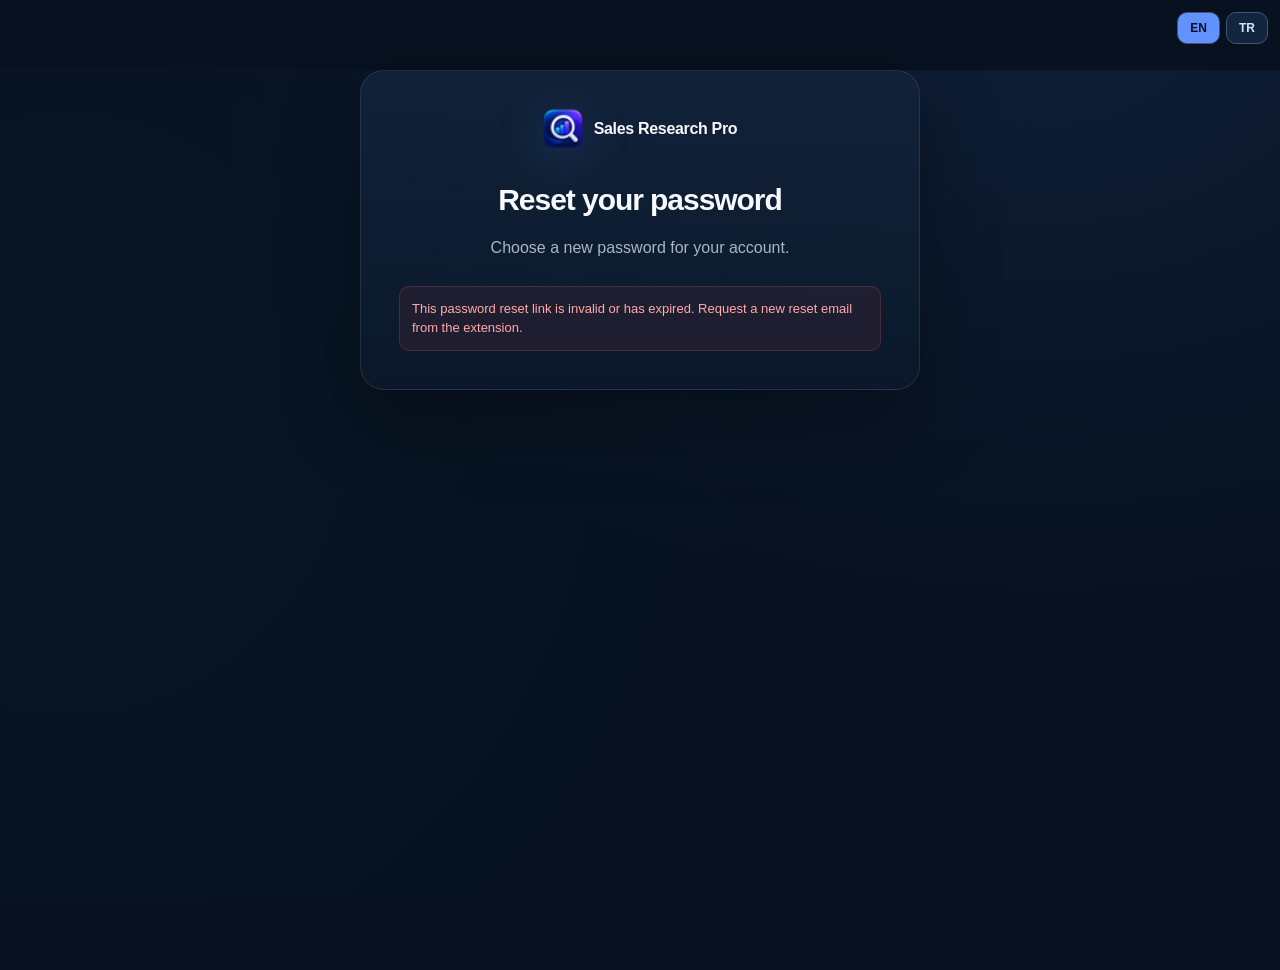
<file: reset-password/index.html>
<!doctype html><html lang="en"><head><meta charset="utf-8"><meta name="viewport" content="width=device-width,initial-scale=1"><title>Reset Password | Sales Research Pro</title><link rel="stylesheet" href="../assets/site.css"><link rel="icon" type="image/png" href="../assets/logo.png?v=20261007-final"><link rel="shortcut icon" href="../assets/logo.png?v=20261007-final"><link rel="stylesheet" href="../assets/experience-v2.css"></head><body><main class="site-shell"><section class="form-card"><div class="brand" style="justify-content:center;margin-bottom:26px"><img class="logo-img" src="../assets/logo.png?v=20261007-final" alt="Sales Research Pro logo" width="40" height="40" style="width:40px;height:40px;max-width:40px;max-height:40px;object-fit:contain;display:block;flex:0 0 40px"><span>Sales Research Pro</span></div><h1>Reset your password</h1><p class="sub">Choose a new password for your account.</p><div id="form"><div class="field"><label for="pw">New password</label><input id="pw" type="password" minlength="6" autocomplete="new-password"></div><div class="field"><label for="pw2">Confirm new password</label><input id="pw2" type="password" minlength="6" autocomplete="new-password"></div><button class="primary-btn" id="save">UPDATE PASSWORD</button></div><div id="msg" class="msg">Checking your recovery link…</div></section></main><script>
const SUPABASE_URL='https://cornnadejzvqkidrriqb.supabase.co';
const SUPABASE_KEY=['sb','publishable','9h7qxQUlXS8oDhoiFjzu8A','pLZgb-1v'].join('_');
const msg=document.getElementById('msg'),form=document.getElementById('form'),save=document.getElementById('save');
function show(t,kind=''){msg.textContent=t;msg.className='msg'+(kind?' '+kind:'')}
const hash=new URLSearchParams(location.hash.slice(1)),accessToken=hash.get('access_token'),type=hash.get('type');
if(!accessToken||(type&&type!=='recovery')){form.classList.add('hidden');show('This password reset link is invalid or has expired. Request a new reset email from the extension.','err')}else show('Recovery link verified. Enter your new password below.');
save.onclick=async()=>{const a=document.getElementById('pw').value,b=document.getElementById('pw2').value;if(a.length<6){show('Password must be at least 6 characters.','err');return}if(a!==b){show('Passwords do not match.','err');return}save.disabled=true;save.textContent='UPDATING…';try{const r=await fetch(SUPABASE_URL+'/auth/v1/user',{method:'PUT',headers:{apikey:SUPABASE_KEY,Authorization:'Bearer '+accessToken,'Content-Type':'application/json'},body:JSON.stringify({password:a})});let d={};try{d=await r.json()}catch{}if(!r.ok)throw new Error(d?.msg||d?.message||d?.error_description||'Unable to update password.');form.classList.add('hidden');show('Password updated successfully. You can close this page and return to the Chrome extension to sign in.','ok');history.replaceState(null,'',location.pathname)}catch(e){show(e.message||'Unable to update password.','err');save.disabled=false;save.textContent='UPDATE PASSWORD'}};
</script><script src="../assets/i18n-v3.js" defer></script></body></html>
</file>
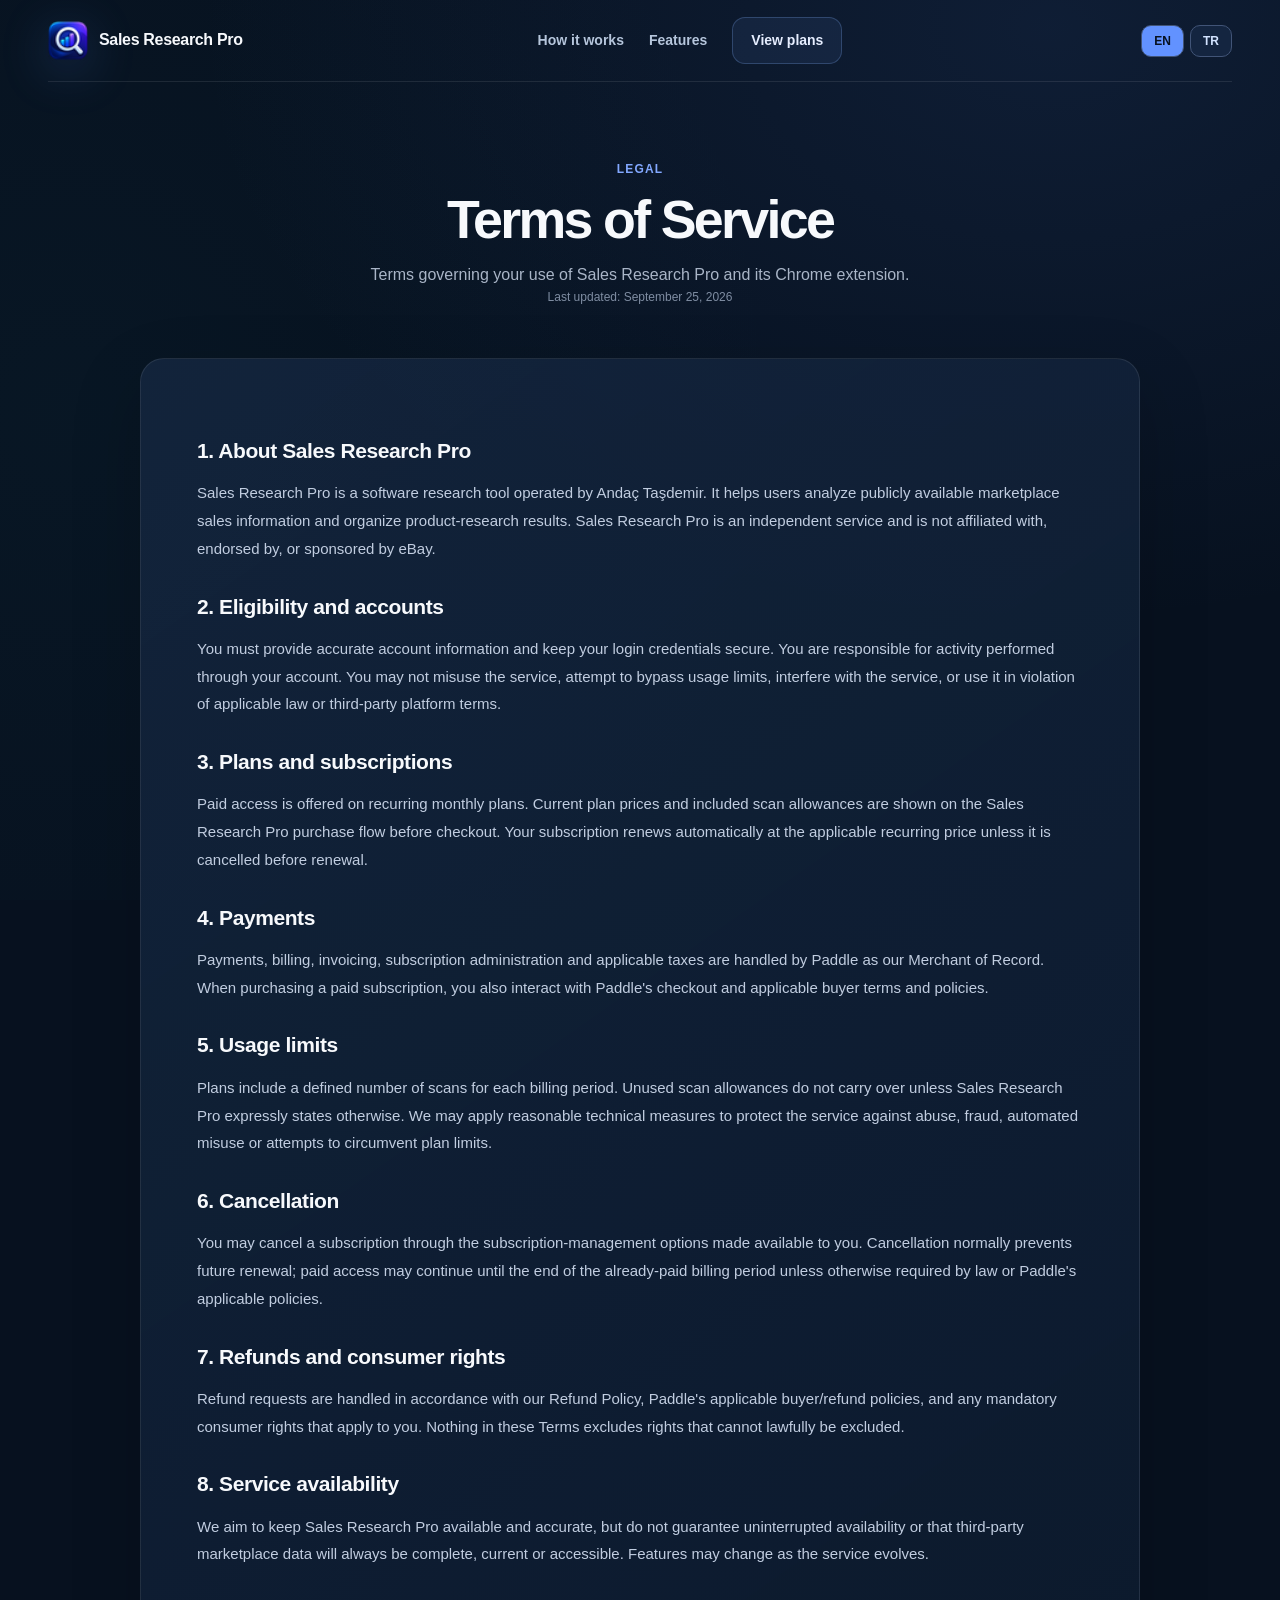
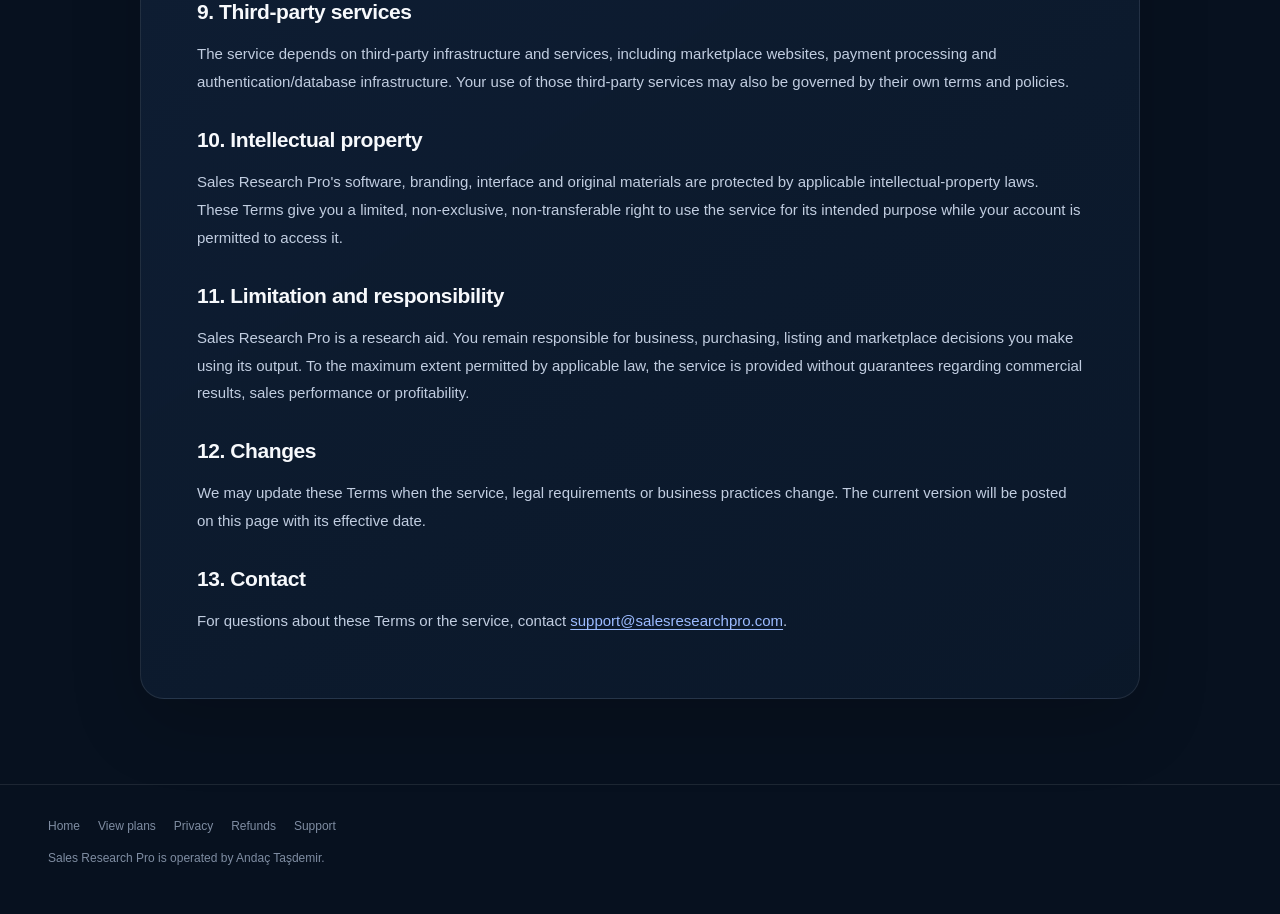
<file: terms/index.html>
<!doctype html><html lang="en"><head><meta charset="utf-8"><meta name="viewport" content="width=device-width,initial-scale=1"><title>Terms of Service | Sales Research Pro</title><link rel="stylesheet" href="../assets/site.css"><link rel="icon" type="image/png" href="../assets/logo.png?v=20261007-final"><link rel="shortcut icon" href="../assets/logo.png?v=20261007-final"><link rel="stylesheet" href="../assets/experience-v2.css"></head><body><header class="site-shell"><nav class="site-nav"><a class="brand" href="../"><img class="logo-img" src="../assets/logo.png?v=20261007-final" alt="Sales Research Pro logo" width="40" height="40" style="width:40px;height:40px;max-width:40px;max-height:40px;object-fit:contain;display:block;flex:0 0 40px"><span>Sales Research Pro</span></a><div class="nav-links"><a href="../#how-it-works">How it works</a><a href="../#features">Features</a><a href="../pricing/">View plans</a></div></nav></header><main class="site-shell"><section class="page-hero"><div class="kicker">Legal</div><h1>Terms of Service</h1><p>Terms governing your use of Sales Research Pro and its Chrome extension.</p><div class="meta">Last updated: September 25, 2026</div></section><article class="content-card"><h2>1. About Sales Research Pro</h2><p>Sales Research Pro is a software research tool operated by Andaç Taşdemir. It helps users analyze publicly available marketplace sales information and organize product-research results. Sales Research Pro is an independent service and is not affiliated with, endorsed by, or sponsored by eBay.</p><h2>2. Eligibility and accounts</h2><p>You must provide accurate account information and keep your login credentials secure. You are responsible for activity performed through your account. You may not misuse the service, attempt to bypass usage limits, interfere with the service, or use it in violation of applicable law or third-party platform terms.</p><h2>3. Plans and subscriptions</h2><p>Paid access is offered on recurring monthly plans. Current plan prices and included scan allowances are shown on the Sales Research Pro purchase flow before checkout. Your subscription renews automatically at the applicable recurring price unless it is cancelled before renewal.</p><h2>4. Payments</h2><p>Payments, billing, invoicing, subscription administration and applicable taxes are handled by Paddle as our Merchant of Record. When purchasing a paid subscription, you also interact with Paddle's checkout and applicable buyer terms and policies.</p><h2>5. Usage limits</h2><p>Plans include a defined number of scans for each billing period. Unused scan allowances do not carry over unless Sales Research Pro expressly states otherwise. We may apply reasonable technical measures to protect the service against abuse, fraud, automated misuse or attempts to circumvent plan limits.</p><h2>6. Cancellation</h2><p>You may cancel a subscription through the subscription-management options made available to you. Cancellation normally prevents future renewal; paid access may continue until the end of the already-paid billing period unless otherwise required by law or Paddle's applicable policies.</p><h2>7. Refunds and consumer rights</h2><p>Refund requests are handled in accordance with our Refund Policy, Paddle's applicable buyer/refund policies, and any mandatory consumer rights that apply to you. Nothing in these Terms excludes rights that cannot lawfully be excluded.</p><h2>8. Service availability</h2><p>We aim to keep Sales Research Pro available and accurate, but do not guarantee uninterrupted availability or that third-party marketplace data will always be complete, current or accessible. Features may change as the service evolves.</p><h2>9. Third-party services</h2><p>The service depends on third-party infrastructure and services, including marketplace websites, payment processing and authentication/database infrastructure. Your use of those third-party services may also be governed by their own terms and policies.</p><h2>10. Intellectual property</h2><p>Sales Research Pro's software, branding, interface and original materials are protected by applicable intellectual-property laws. These Terms give you a limited, non-exclusive, non-transferable right to use the service for its intended purpose while your account is permitted to access it.</p><h2>11. Limitation and responsibility</h2><p>Sales Research Pro is a research aid. You remain responsible for business, purchasing, listing and marketplace decisions you make using its output. To the maximum extent permitted by applicable law, the service is provided without guarantees regarding commercial results, sales performance or profitability.</p><h2>12. Changes</h2><p>We may update these Terms when the service, legal requirements or business practices change. The current version will be posted on this page with its effective date.</p><h2>13. Contact</h2><p>For questions about these Terms or the service, contact <a href="mailto:support@salesresearchpro.com">support@salesresearchpro.com</a>.</p></article></main><footer class="footer"><div class="site-shell"><div class="footer-links"><a href="../">Home</a><a href="../pricing/">View plans</a><a href="../privacy/">Privacy</a><a href="../refund/">Refunds</a><a href="mailto:support@salesresearchpro.com">Support</a></div><div class="fine">Sales Research Pro is operated by Andaç Taşdemir.</div></div></footer><script src="../assets/i18n-v3.js" defer></script></body></html>
</file>
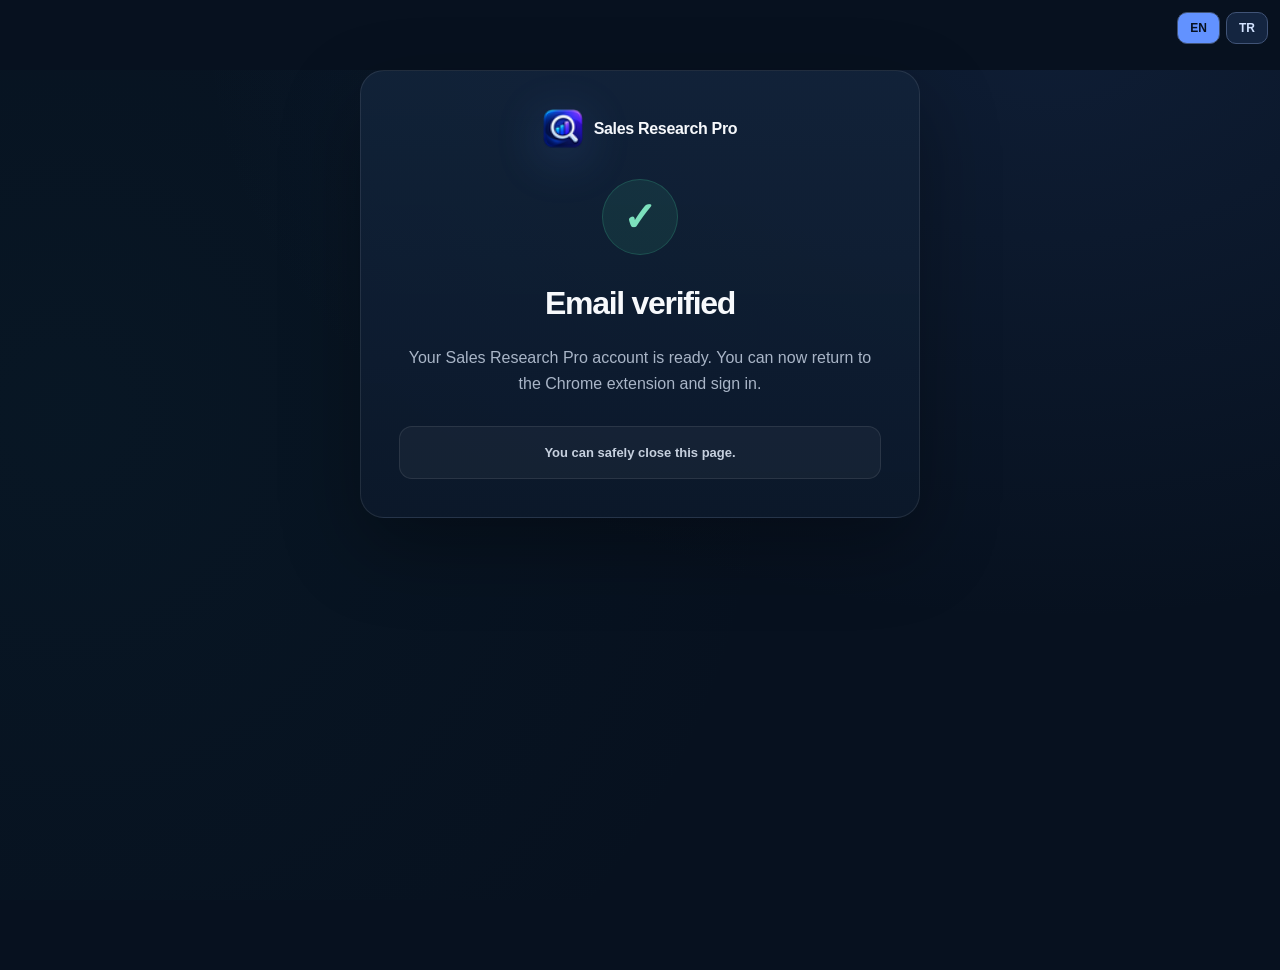
<file: verified/index.html>
<!doctype html><html lang="en"><head><meta charset="utf-8"><meta name="viewport" content="width=device-width,initial-scale=1"><meta name="robots" content="noindex,nofollow"><title>Email Verification | Sales Research Pro</title><link rel="stylesheet" href="../assets/site.css"><link rel="icon" type="image/png" href="../assets/logo.png?v=20261007-final"><link rel="shortcut icon" href="../assets/logo.png?v=20261007-final"><link rel="stylesheet" href="../assets/experience-v2.css"></head><body><main class="site-shell"><section class="form-card verify"><div class="brand" style="justify-content:center;margin-bottom:30px"><img class="logo-img" src="../assets/logo.png?v=20261007-final" alt="Sales Research Pro logo" width="40" height="40" style="width:40px;height:40px;max-width:40px;max-height:40px;object-fit:contain;display:block;flex:0 0 40px"><span>Sales Research Pro</span></div><div id="icon" class="icon success">✓</div><h1 id="title">Email verified</h1><p id="message">Your Sales Research Pro account is ready. You can now return to the Chrome extension and sign in.</p><div id="note" class="note">You can safely close this page.</div></section></main><script>
(()=>{const q=new URLSearchParams(location.search),h=new URLSearchParams(location.hash.replace(/^#/,'')),error=q.get('error')||h.get('error'),errorCode=q.get('error_code')||h.get('error_code'),errorDescription=q.get('error_description')||h.get('error_description');if(!error&&!errorCode)return;const icon=document.getElementById('icon'),title=document.getElementById('title'),message=document.getElementById('message'),note=document.getElementById('note');icon.className='icon error';icon.textContent='!';document.title='Email Verification Failed | Sales Research Pro';if(errorCode==='otp_expired'){title.textContent='Verification link expired';message.textContent='This email verification link is invalid or has expired. Return to the Sales Research Pro extension and request a new verification email or register again if needed.'}else{title.textContent='Email verification failed';message.textContent=errorDescription?decodeURIComponent(errorDescription.replace(/\+/g,' ')):'We could not verify this email address. Please return to the Sales Research Pro extension and try again.'}note.textContent='Your email was not verified by this link.'})()
</script><script src="../assets/i18n-v3.js" defer></script></body></html>
</file>
<file: assets/site.css>
:root{--bg:#07111f;--bg2:#0b1728;--panel:#0f1d31;--panel2:#12233a;--line:rgba(255,255,255,.09);--text:#f7f9fc;--muted:#a9b5c7;--muted2:#7f8da2;--blue:#5b8cff;--green:#43d6a1;--max:1080px}
*{box-sizing:border-box}html{scroll-behavior:smooth}body{margin:0;min-height:100vh;font-family:Inter,ui-sans-serif,-apple-system,BlinkMacSystemFont,"Segoe UI",Roboto,Arial,sans-serif;background:radial-gradient(circle at 78% -8%,rgba(91,140,255,.2),transparent 34%),radial-gradient(circle at 8% 12%,rgba(67,214,161,.07),transparent 28%),var(--bg);color:var(--text);line-height:1.65}a{color:inherit;text-decoration:none}.site-shell{max-width:var(--max);margin:auto;padding:0 24px}.site-nav{height:78px;display:flex;align-items:center;justify-content:space-between;border-bottom:1px solid var(--line)}.brand{display:flex;align-items:center;gap:11px;font-weight:850;letter-spacing:-.02em}.logo{width:38px;height:38px;border-radius:12px;background:linear-gradient(135deg,#6b96ff,#3f6ff0);display:grid;place-items:center;font-size:13px;font-weight:900;box-shadow:0 10px 30px rgba(91,140,255,.25)}.logo-img{width:40px;height:40px;display:block;object-fit:contain;filter:drop-shadow(0 10px 24px rgba(91,140,255,.22))}.nav-links{display:flex;align-items:center;gap:22px;color:#b8c3d3;font-size:14px}.nav-links a:hover{color:#fff}.nav-cta{padding:10px 15px;border:1px solid var(--line);border-radius:12px;background:rgba(255,255,255,.045);color:#fff}.page-hero{text-align:center;padding:74px 0 42px}.kicker{color:#86a7ff;font-size:12px;font-weight:850;letter-spacing:.08em;text-transform:uppercase}.page-hero h1{font-size:clamp(40px,5vw,58px);line-height:1.05;letter-spacing:-.045em;margin:10px 0 13px}.page-hero p{max-width:690px;margin:auto;color:var(--muted);font-size:16px}.content-card{margin:0 auto 70px;border:1px solid var(--line);border-radius:24px;background:linear-gradient(180deg,rgba(18,35,58,.76),rgba(12,25,43,.76));padding:34px 38px;box-shadow:0 25px 70px rgba(0,0,0,.18)}.content-card h2{margin:30px 0 8px;font-size:20px;line-height:1.3;letter-spacing:-.02em}.content-card h2:first-of-type{margin-top:0}.content-card p,.content-card li{color:#b4bfce;font-size:14px}.content-card a{color:#9eb8ff;text-decoration:underline;text-underline-offset:3px}.meta{color:var(--muted2);font-size:12px}.footer{border-top:1px solid var(--line);padding:32px 0 45px;color:var(--muted2);font-size:12px}.footer-links{display:flex;gap:18px;flex-wrap:wrap;margin-bottom:12px}.footer-links a:hover{color:#fff}.footer .fine{max-width:780px}.form-card{width:min(560px,100%);margin:70px auto;padding:38px;border:1px solid var(--line);border-radius:24px;background:linear-gradient(180deg,rgba(18,35,58,.9),rgba(12,25,43,.92));box-shadow:0 30px 80px rgba(0,0,0,.3)}.form-card h1{text-align:center;margin:0;font-size:30px;letter-spacing:-.035em}.form-card .sub{text-align:center;color:var(--muted);margin:10px 0 25px}.field{margin:12px 0}.field label{display:block;font-size:12px;font-weight:750;margin-bottom:6px;color:#d7dfeb}.field input{width:100%;padding:13px 14px;border:1px solid var(--line);border-radius:11px;background:#091727;color:#fff;font-size:15px;outline:none}.field input:focus{border-color:rgba(91,140,255,.7);box-shadow:0 0 0 3px rgba(91,140,255,.12)}.primary-btn{width:100%;margin-top:10px;border:0;border-radius:12px;padding:13px;background:#fff;color:#07111f;font-size:14px;font-weight:850;cursor:pointer}.primary-btn:disabled{opacity:.55;cursor:not-allowed}.msg{margin-top:16px;padding:12px;border-radius:10px;font-size:13px;line-height:1.5;background:rgba(255,255,255,.04);color:#b7c3d4;border:1px solid var(--line)}.msg.ok{background:rgba(67,214,161,.08);color:#8de6c6;border-color:rgba(67,214,161,.2)}.msg.err{background:rgba(255,90,90,.08);color:#ffaaa7;border-color:rgba(255,90,90,.2)}.hidden{display:none}.verify{text-align:center}.verify .icon{width:76px;height:76px;margin:0 auto 22px;display:grid;place-items:center;border-radius:50%;font-size:40px;font-weight:900}.verify .success{background:rgba(67,214,161,.1);color:#7ce0bc;border:1px solid rgba(67,214,161,.2)}.verify .error{background:rgba(255,90,90,.1);color:#ffaaa7;border:1px solid rgba(255,90,90,.2)}.verify h1{margin:0;font-size:32px;letter-spacing:-.04em}.verify p{max-width:520px;margin:15px auto 0;color:var(--muted)}.verify .note{margin-top:28px;padding:15px 17px;border-radius:13px;background:rgba(255,255,255,.04);border:1px solid var(--line);color:#c6d0de;font-size:13px;font-weight:600}.download-card{max-width:760px;margin:20px auto 70px;text-align:center;padding:44px;border:1px solid var(--line);border-radius:26px;background:linear-gradient(180deg,rgba(18,35,58,.82),rgba(12,25,43,.82));box-shadow:0 30px 80px rgba(0,0,0,.22)}.download-card h2{font-size:28px;margin:0 0 10px}.download-card p{color:var(--muted);max-width:580px;margin:0 auto 24px}.notice{font-size:12px;color:var(--muted2);margin-top:15px}.pill{display:inline-flex;padding:7px 11px;border-radius:999px;background:rgba(91,140,255,.09);border:1px solid rgba(91,140,255,.2);color:#bcd0ff;font-size:11px;font-weight:800;text-transform:uppercase;letter-spacing:.06em}@media(max-width:760px){.site-shell{padding:0 18px}.nav-links a:not(.nav-cta){display:none}.content-card,.form-card,.download-card{padding:25px}.page-hero{padding-top:52px}.footer{padding-bottom:35px}}
</file>
<file: assets/experience-v2.css>
.srp-guide{max-width:1180px!important;margin:0 auto 40px!important;padding:28px!important;border-radius:22px!important;background:linear-gradient(140deg,#12223a,#0b1729)!important;border:1px solid #293c59!important}.srp-guide h2{font-size:clamp(25px,3vw,36px)!important;letter-spacing:-.04em!important;line-height:1.15!important;margin:0 0 18px!important}.srp-guide-grid article{border:1px solid #263d5c!important;background:#0c1a30!important}.srp-guide-grid p{margin:0!important}.srp-guide>.srp-community{margin-top:16px}.srp-guide>p{font-size:13px!important;color:#a9b5c7!important}.srp-chat-launch{position:fixed;right:24px;bottom:22px;z-index:1000;background:#5b8cff;color:#061226;border:0;border-radius:99px;padding:15px 20px;box-shadow:0 16px 42px #0008;font-weight:850;cursor:pointer}.srp-chat-panel{position:fixed;right:22px;bottom:88px;z-index:1001;width:min(390px,calc(100vw - 28px));height:min(560px,calc(100vh - 110px));display:none;flex-direction:column;border:1px solid #3c5274;border-radius:19px;background:#0c192b;color:#fff;box-shadow:0 22px 90px #000b;overflow:hidden}.srp-chat-panel.open{display:flex}.srp-chat-head{padding:17px 20px;background:#142844;display:flex;justify-content:space-between;align-items:center}.srp-chat-head button{background:none;color:#fff;border:0;font-size:23px;cursor:pointer}.srp-chat-log{flex:1;overflow:auto;padding:16px;display:flex;flex-direction:column;gap:11px}.srp-msg{max-width:90%;border-radius:14px;padding:11px 13px;font-size:13px;line-height:1.5;white-space:pre-wrap}.srp-msg.bot{background:#1c304d;align-self:flex-start}.srp-msg.user{background:#406ed2;align-self:flex-end}.srp-chat-chips{display:flex;flex-wrap:wrap;gap:6px;padding:9px 13px}.srp-chat-chips button{border:1px solid #42618a;border-radius:99px;background:#152b48;color:#d5e4ff;padding:7px 10px;cursor:pointer;font-size:11px}.srp-chat-form{display:flex;gap:8px;padding:12px;border-top:1px solid #293d58}.srp-chat-form input{flex:1;min-width:0;border:1px solid #415a7b;background:#071322;color:#fff;padding:11px;border-radius:9px}.srp-chat-form button{border:0;background:#5b8cff;border-radius:9px;padding:10px 14px;font-weight:800;cursor:pointer}.srp-chat-footer{padding:0 14px 12px;font-size:11px;color:#a9b5c7}.srp-chat-footer a{color:#92b9ff}@media(max-width:760px){.srp-guide{margin:12px 18px 34px!important;padding:20px!important}.srp-chat-panel{right:14px;bottom:76px}.srp-chat-launch{right:14px;bottom:14px}}
/* Visual identity and responsive layout refinement */
.hero{position:relative}.hero:before{content:'';position:absolute;inset:0;pointer-events:none;background:radial-gradient(circle at 85% 40%,rgba(87,133,255,.13),transparent 36%)}.hero>div{position:relative}.hero h1{font-size:clamp(42px,5.7vw,74px);line-height:1.02;letter-spacing:-.055em}.dashboard{border-color:rgba(111,159,255,.27);box-shadow:0 35px 95px rgba(13,46,116,.25)}.dashboard .dashbody{background:radial-gradient(circle at 95% 5%,rgba(91,140,255,.12),transparent 50%)}.card,.pricecard{transition:transform .2s ease,border-color .2s ease}.card:hover,.pricecard:hover{transform:translateY(-4px);border-color:rgba(91,140,255,.5)}.srp-showcase{max-width:1180px;margin:20px auto 30px;padding:0 24px}.srp-showcase-inner{display:grid;grid-template-columns:1fr 1fr;gap:28px;align-items:center;background:linear-gradient(125deg,#142744,#0a172a);border:1px solid #304b73;border-radius:25px;padding:34px}.srp-showcase h2{font-size:clamp(26px,3vw,40px);line-height:1.1;letter-spacing:-.04em}.srp-showcase p{color:#a9b5c7}.srp-chart{padding:23px;border:1px solid #2d4467;background:#0a182d;border-radius:18px}.srp-chart-head{display:flex;justify-content:space-between;gap:12px;font-size:12px;color:#a8bad6}.srp-chart-bars{display:flex;align-items:flex-end;gap:12px;height:180px;padding:20px 0 0;border-bottom:1px solid #385170}.srp-chart-bars span{flex:1;display:block;background:linear-gradient(0deg,#3869d9,#72b6ff);border-radius:7px 7px 0 0}.srp-chart-note{font-size:11px;color:#8b9fb9;margin-top:12px}@media(max-width:760px){.srp-showcase{padding:0 18px}.srp-showcase-inner{grid-template-columns:1fr;padding:23px}.hero{overflow:hidden}}

/* Seamless page background: no visible gradient cutoff */
html{background:#07111f}body{background:#07111f!important;min-height:100vh}body:before{content:'';position:fixed;z-index:-1;inset:0;pointer-events:none;background:radial-gradient(ellipse 1100px 850px at 78% 12%,rgba(74,114,208,.13),transparent 78%),radial-gradient(ellipse 850px 780px at 6% 44%,rgba(32,138,130,.07),transparent 82%)}.hero:before{display:none!important}.hero>div{position:relative}.srp-showcase-inner{background:linear-gradient(145deg,rgba(20,39,68,.95),rgba(10,23,42,.92))}.srp-guide{scroll-margin-top:100px}.srp-guide h2{max-width:950px}.srp-lang-control{display:inline-flex;align-items:center;gap:4px;margin-left:12px}.srp-lang-control button{border:1px solid #415477;background:#142540;color:#d3e3ff;border-radius:9px;padding:7px 10px;cursor:pointer;font-weight:700}.srp-lang-control button[aria-pressed=true]{background:#5b8cff;color:#07111f}.srp-site-community{display:inline-flex;align-items:center;background:rgba(255,255,255,.055);color:#e7edf7;border:1px solid rgba(255,255,255,.16);padding:10px 15px;border-radius:11px;font-weight:750;transition:background .2s ease,color .2s ease,border-color .2s ease}.srp-site-community:hover{background:rgba(255,255,255,.11);color:#fff;border-color:rgba(255,255,255,.28)}.srp-checkout-actions{margin-top:20px;display:flex;gap:12px;flex-wrap:wrap}.srp-checkout-actions button{padding:12px 18px;border:1px solid #4c6690;border-radius:10px;background:#162e50;color:white;cursor:pointer}.srp-checkout-actions button.active{background:#5b8cff;color:#07111f}.srp-buy-note{font-size:13px;color:#aebbd0;margin:10px 0}.srp-auth-info{border:1px solid #304c74;background:#112542;padding:15px;border-radius:13px;margin:14px 0}@media(max-width:900px){.navlinks,.nav-links{gap:10px!important;flex-wrap:wrap}.srp-lang-control{margin-left:0}.srp-site-community{font-size:12px}}

/* Continuous full-viewport gradient; avoids hero section seams */
body{background:radial-gradient(ellipse 1100px 950px at 80% 6%,rgba(76,116,214,.18),transparent 80%),radial-gradient(ellipse 1000px 900px at 4% 55%,rgba(22,121,127,.08),transparent 82%),#07111f!important;background-attachment:fixed!important}body:before{display:none!important}

/* Design system v3 — unified premium layout */
:root{--max:1200px;--radius:22px}
body{background:radial-gradient(ellipse 1000px 700px at 82% 3%,rgba(55,94,166,.16),transparent 85%),radial-gradient(ellipse 800px 850px at 5% 46%,rgba(22,99,111,.065),transparent 90%),#07111f!important;background-attachment:fixed!important}
.site-shell{max-width:1240px!important;padding-left:28px!important;padding-right:28px!important}
.container{max-width:1240px!important}
.site-nav,.nav{height:82px!important;min-height:82px;display:flex;align-items:center;justify-content:space-between;gap:22px}
.site-nav .nav-links,.navlinks{display:flex;align-items:center;gap:25px!important}
.nav-links>a,.navlinks>a{font-size:14px;font-weight:600;color:#b6c6dc;white-space:nowrap}
.nav-links>a:hover,.navlinks>a:hover{color:white}
.nav-links>a[href$="/pricing/"],.navlinks .navcta{padding:11px 18px;border-radius:13px;border:1px solid rgba(119,160,229,.28);background:rgba(96,137,211,.10);color:#e6eeff;font-weight:800}
.srp-lang-control{margin-left:4px!important;gap:6px!important}
.srp-lang-control button{font-size:12px;padding:8px 12px!important;border-radius:10px!important}
.srp-lang-control button[aria-pressed=true]{background:#6292ff!important;color:#07111f!important}
.site-shell .page-hero{max-width:920px;margin:0 auto 32px;padding:78px 0 18px!important;text-align:center}
.site-shell .page-hero h1{font-size:clamp(36px,4.2vw,56px);line-height:1.08;letter-spacing:-.05em}
.site-shell .page-hero p{max-width:750px;margin:14px auto 0}
.site-shell .page-hero .kicker{color:#82a8ff;letter-spacing:.1em}
.site-shell .plans{align-items:stretch!important;grid-template-columns:repeat(3,minmax(0,1fr))!important;gap:20px!important;margin:30px auto 34px!important}
.site-shell .plans>.content-card{display:flex;flex-direction:column;min-height:460px;padding:32px!important;border:1px solid rgba(130,164,217,.16);border-radius:24px;background:linear-gradient(165deg,rgba(23,42,70,.88),rgba(11,25,44,.94));box-shadow:0 24px 60px rgba(0,0,0,.12);transition:transform .2s ease,border-color .2s ease}
.site-shell .plans>.content-card:hover{transform:translateY(-5px);border-color:rgba(113,161,255,.5)}
.site-shell .plans>.content-card:nth-child(2){border-color:rgba(98,146,255,.62);box-shadow:0 25px 70px rgba(47,95,197,.12)}
.site-shell .plans>.content-card .pill{align-self:flex-start;margin-bottom:12px!important}
.site-shell .plans>.content-card h2{font-size:24px;letter-spacing:-.035em;margin:0!important;min-height:38px}
.site-shell .plans>.content-card>div[style*="font-size:42px"]{margin:17px 0 16px!important;font-size:45px!important;line-height:1.1;white-space:nowrap}
.site-shell .plans>.content-card>div[style*="font-size:42px"] span{font-size:13px!important}
.site-shell .plans>.content-card>p{min-height:54px;margin:0 0 14px!important;font-size:14px;color:#b8c8df}
.site-shell .plans>.content-card>ul{margin:0 0 25px!important;padding-left:19px;color:#c6d2e5;font-size:14px;line-height:2}
.site-shell .plans>.content-card>a{margin-top:auto!important;padding:15px 18px!important;display:flex!important;align-items:center;justify-content:center;border-radius:12px!important;text-decoration:none!important;min-height:50px;font-size:14px!important}
.site-shell .plans>.content-card:nth-child(2)>a{background:#fff!important;color:#0a1830!important}
.site-shell .plans>.content-card:not(:nth-child(2))>a{background:#1a2c46!important;border:1px solid rgba(123,155,207,.25)!important;color:white!important}
.site-shell .plans>.content-card>a:hover{filter:brightness(1.1)}
.site-shell .content-card{border-radius:24px}
.site-shell>main,.site-shell main{min-width:0}
main.site-shell:has(.content-card:not(.plans .content-card))>article.content-card{max-width:1000px;margin:18px auto 85px;padding:48px 56px!important;line-height:1.85;background:linear-gradient(145deg,rgba(20,38,63,.85),rgba(11,24,42,.94))}
main.site-shell>article.content-card h2{font-size:21px;line-height:1.3;margin:30px 0 10px;letter-spacing:-.02em}
main.site-shell>article.content-card p{color:#c1cde0;font-size:15px;line-height:1.85}
main.site-shell>article.content-card a{color:#9cbbff}
.footer{margin-top:30px}
.srp-checkout-page main.site-shell{min-height:calc(100vh - 220px);display:flex;justify-content:center;align-items:flex-start;padding-top:60px!important;padding-bottom:70px!important}
.srp-checkout-card{width:100%;max-width:690px!important;margin:0 auto!important;padding:46px 48px!important;border:1px solid rgba(128,166,229,.25)!important;border-radius:26px!important;background:linear-gradient(155deg,rgba(22,41,69,.95),rgba(10,24,42,.98))!important;box-shadow:0 40px 110px rgba(0,0,0,.3)!important;text-align:left!important}
.srp-checkout-card h1{font-size:clamp(32px,3.3vw,44px)!important;line-height:1.15;letter-spacing:-.05em;text-align:left;margin:10px 0 10px}
.srp-checkout-card>.sub{font-size:15px;color:#b5c4db;max-width:520px;text-align:left;margin:0 0 25px}
.srp-checkout-kicker{font-size:11px;font-weight:900;letter-spacing:.14em;color:#8ab0ff}
.srp-checkout-card .srp-auth-info{background:rgba(89,132,204,.07)!important;border:1px solid rgba(123,164,226,.22)!important;border-radius:15px;padding:20px!important;margin:20px 0 25px}
.srp-checkout-card .srp-auth-info strong{font-size:14px;line-height:1.55;color:#d9e5fa}
.srp-checkout-card .srp-checkout-actions{margin-top:17px;gap:9px}
.srp-checkout-card .srp-checkout-actions button{padding:12px 20px;border-radius:10px}
.srp-checkout-card .field{margin-bottom:17px}
.srp-checkout-card .field label{font-size:13px;font-weight:750;color:#d7e2f4;display:block;margin-bottom:8px}
.srp-checkout-card .field input,.srp-checkout-card .field select{width:100%;height:49px;border-radius:11px!important;border:1px solid rgba(132,162,213,.26)!important;background:#0a1b31!important;color:#f5f8ff!important;padding:12px 14px!important;font-size:15px}
.srp-checkout-card .field input:focus,.srp-checkout-card .field select:focus{outline:2px solid #6696ff;outline-offset:1px}
.srp-checkout-card .primary-btn{width:100%;min-height:52px;margin-top:7px;border-radius:12px;background:#f7f9ff;color:#07111f;font-weight:850}
.srp-checkout-bottom{display:flex;justify-content:space-between;gap:20px;margin-top:22px;font-size:13px;color:#9fb5d4}
.srp-checkout-card .msg{font-size:13px;line-height:1.5}
.srp-guide{display:none!important}
@media(max-width:900px){.site-shell .plans{grid-template-columns:1fr!important;max-width:530px}.site-shell .plans>.content-card{min-height:400px}.site-shell .nav-links,.navlinks{gap:12px!important}}
@media(max-width:760px){.site-shell{padding-left:18px!important;padding-right:18px!important}.site-nav,.nav{height:auto!important;min-height:74px!important;flex-wrap:wrap;padding:12px 0}.site-shell .nav-links,.navlinks{flex-wrap:wrap;gap:9px!important}.site-shell .nav-links a:not([href$="/pricing/"]){display:none}.srp-checkout-page main.site-shell{padding-top:25px!important}.srp-checkout-card{padding:27px 22px!important}main.site-shell>article.content-card{padding:27px 23px!important}.site-shell .page-hero{padding-top:50px!important}.site-shell .plans>.content-card{min-height:400px}}
</file>
